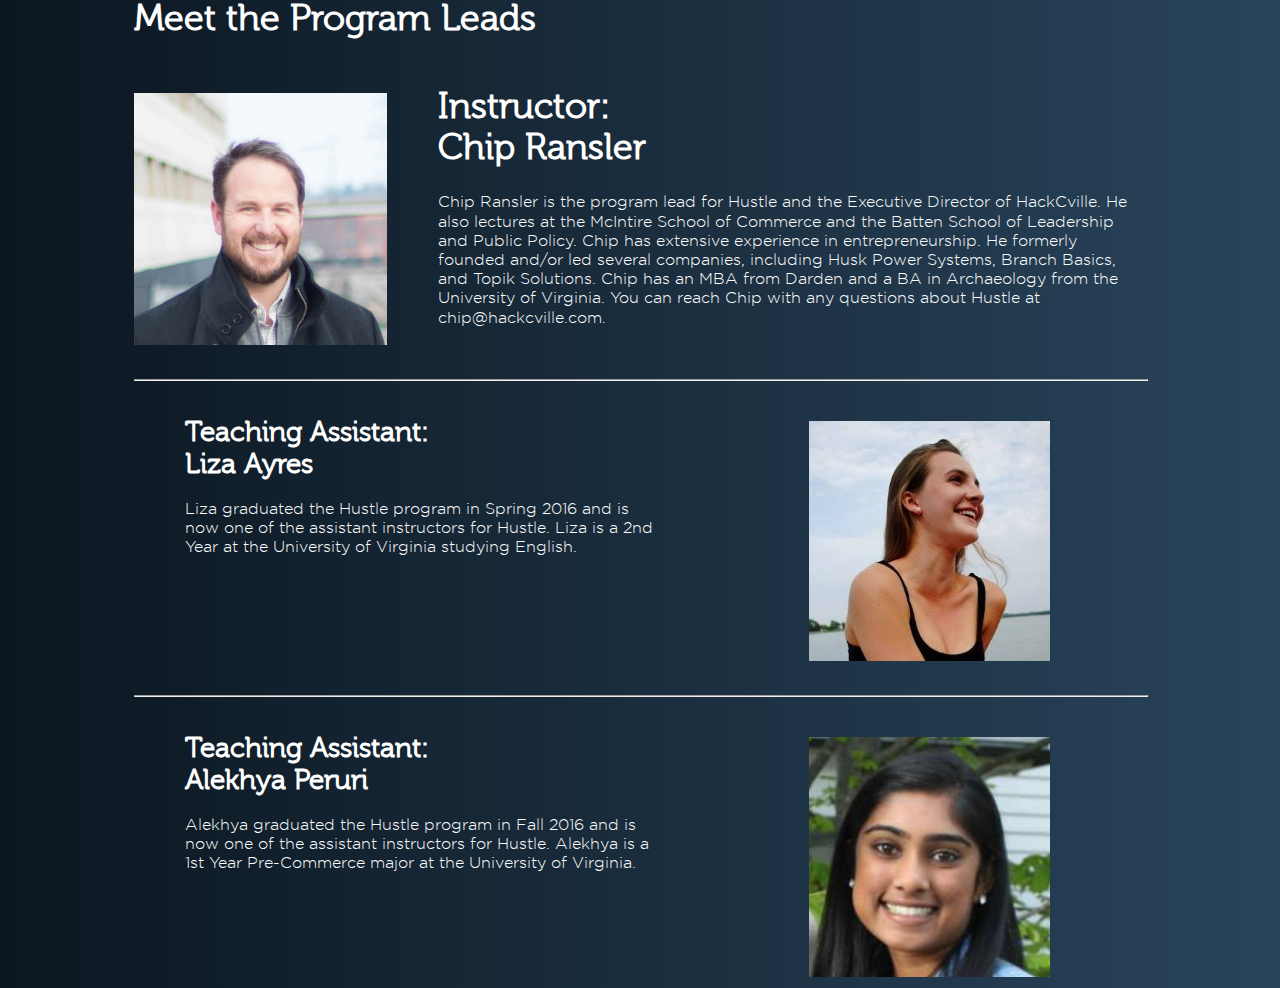
<file: program-leads.html>
<!DOCTYPE html>
<html>
<head>
	<meta charset="UTF-8" />
	<link rel='stylesheet' href='program-leads.css' type='text/css' />
	<title>Program Leads</title>
</head>
<body>
<div class="main-container">
	<div class="pagetitle">
		<h1>Meet the Program Leads</h1>
	</div>

	<div class="instructor-row">
		<div class="block">
			<img src="images/chip.jpeg" />
		</div><div class = "block">
			<div class="bio">
				<h1>Instructor: <br> Chip Ransler</h1>
				<p>Chip Ransler is the program lead for Hustle and the Executive Director of HackCville. He also lectures at the McIntire School of Commerce and the Batten School of Leadership and Public Policy. Chip has extensive experience in entrepreneurship. He formerly founded and/or led several companies, including Husk Power Systems, Branch Basics, and Topik Solutions. Chip has an MBA from Darden and a BA in Archaeology from the University of Virginia. You can reach Chip with any questions about Hustle at chip@hackcville.com.</p>
			</div>
		</div>
	</div>

	<div class="hr"><hr /></div>

	<div class="TA-row">
		<div class = "block TA-block">
			<h1>Teaching Assistant: <br> Liza Ayres</h1>
			<p>Liza graduated the Hustle program in Spring 2016 and is now one of the assistant instructors for Hustle. Liza is a 2nd Year at the University of Virginia studying English.</p>
		</div><div class="block TA-block">
			<img src="images/liza.jpg" />
		</div>
	</div>

	<div class="hr"><hr /></div>

	<div class="TA-row">
		<div class = "block TA-block">
			<h1>Teaching Assistant: <br> Alekhya Peruri</h1>
			<p>Alekhya graduated the Hustle program in Fall 2016 and is now one of the assistant instructors for Hustle. Alekhya is a 1st Year Pre-Commerce major at the University of Virginia.</p>
		</div><div class="block TA-block">
			<img src="images/alekhya.png" />
		</div>
	</div>
</file>
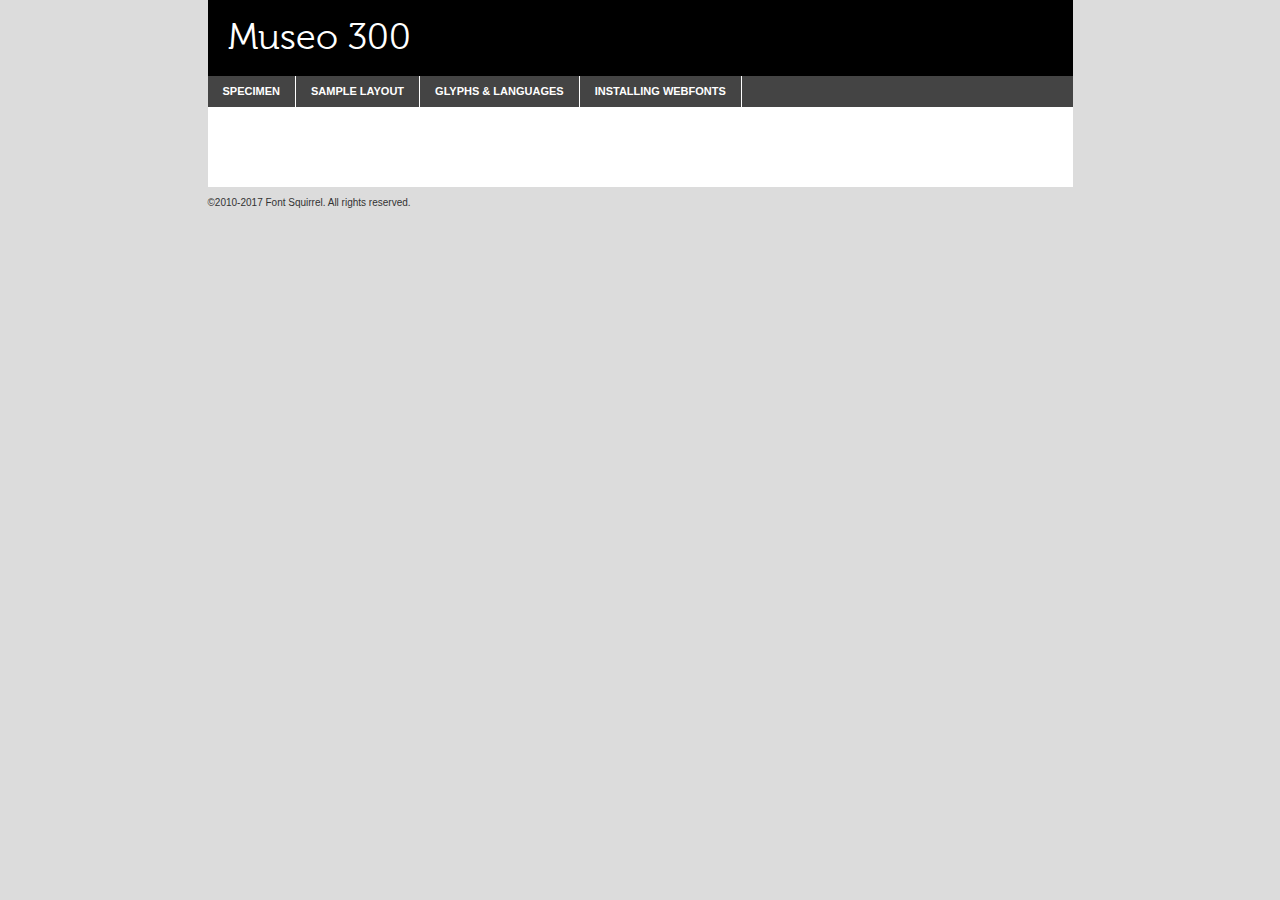
<file: fonts/exljbris_-_museo-300-demo.html>
<!DOCTYPE html PUBLIC "-//W3C//DTD XHTML 1.0 Transitional//EN"
	"http://www.w3.org/TR/xhtml1/DTD/xhtml1-transitional.dtd">

<html xmlns="http://www.w3.org/1999/xhtml" xml:lang="en" lang="en">
<head>
	<meta http-equiv="Content-Type" content="text/html; charset=utf-8" />
	<script src="http://ajax.googleapis.com/ajax/libs/jquery/1.7.2/jquery.min.js" type="text/javascript" charset="utf-8"></script>
	<script type="text/javascript">
	(function($){$.fn.easyTabs=function(option){var param=jQuery.extend({fadeSpeed:"fast",defaultContent:1,activeClass:'active'},option);$(this).each(function(){var thisId="#"+this.id;if(param.defaultContent==''){param.defaultContent=1;}
	if(typeof param.defaultContent=="number")
	{var defaultTab=$(thisId+" .tabs li:eq("+(param.defaultContent-1)+") a").attr('href').substr(1);}else{var defaultTab=param.defaultContent;}
	$(thisId+" .tabs li a").each(function(){var tabToHide=$(this).attr('href').substr(1);$("#"+tabToHide).addClass('easytabs-tab-content');});hideAll();changeContent(defaultTab);function hideAll(){$(thisId+" .easytabs-tab-content").hide();}
	function changeContent(tabId){hideAll();$(thisId+" .tabs li").removeClass(param.activeClass);$(thisId+" .tabs li a[href=#"+tabId+"]").closest('li').addClass(param.activeClass);if(param.fadeSpeed!="none")
	{$(thisId+" #"+tabId).fadeIn(param.fadeSpeed);}else{$(thisId+" #"+tabId).show();}}
	$(thisId+" .tabs li").click(function(){var tabId=$(this).find('a').attr('href').substr(1);changeContent(tabId);return false;});});}})(jQuery);
	</script>
	<link rel="stylesheet" href="specimen_files/specimen_stylesheet.css" type="text/css" charset="utf-8" />
	<link rel="stylesheet" href="stylesheet.css" type="text/css" charset="utf-8" />

	<style type="text/css">
					body{
				font-family: 'museo300';
							}
		</style>

	<title>Museo 300 Specimen</title>
	
	
	<script type="text/javascript" charset="utf-8">
		$(document).ready(function() {
			$('#container').easyTabs({defaultContent:1});
		});
	</script>
</head>

<body>
<div id="container">
	<div id="header">
		Museo 300	</div>
	<ul class="tabs">
		<li><a href="#specimen">Specimen</a></li>
		<li><a href="#layout">Sample Layout</a></li>
				<li><a href="#glyphs">Glyphs &amp; Languages</a></li>
		<li><a href="#installing">Installing Webfonts</a></li>
		
	</ul>
	
	<div id="main_content">

		
			<div id="specimen">
		
				<div class="section">
					<div class="grid12 firstcol">
						<div class="huge">AaBb</div>
					</div>
				</div>
		
				<div class="section">
					<div class="glyph_range">A&#x200B;B&#x200b;C&#x200b;D&#x200b;E&#x200b;F&#x200b;G&#x200b;H&#x200b;I&#x200b;J&#x200b;K&#x200b;L&#x200b;M&#x200b;N&#x200b;O&#x200b;P&#x200b;Q&#x200b;R&#x200b;S&#x200b;T&#x200b;U&#x200b;V&#x200b;W&#x200b;X&#x200b;Y&#x200b;Z&#x200b;a&#x200b;b&#x200b;c&#x200b;d&#x200b;e&#x200b;f&#x200b;g&#x200b;h&#x200b;i&#x200b;j&#x200b;k&#x200b;l&#x200b;m&#x200b;n&#x200b;o&#x200b;p&#x200b;q&#x200b;r&#x200b;s&#x200b;t&#x200b;u&#x200b;v&#x200b;w&#x200b;x&#x200b;y&#x200b;z&#x200b;1&#x200b;2&#x200b;3&#x200b;4&#x200b;5&#x200b;6&#x200b;7&#x200b;8&#x200b;9&#x200b;0&#x200b;&amp;&#x200b;.&#x200b;,&#x200b;?&#x200b;!&#x200b;&#64;&#x200b;(&#x200b;)&#x200b;#&#x200b;$&#x200b;%&#x200b;*&#x200b;+&#x200b;-&#x200b;=&#x200b;:&#x200b;;</div>
				</div>
				<div class="section">
					<div class="grid12 firstcol">
						<table class="sample_table">
							<tr><td>10</td><td class="size10">abcdefghijklmnopqrstuvwxyzABCDEFGHIJKLMNOPQRSTUVWXYZ0123456789abcdefghijklmnopqrstuvwxyzABCDEFGHIJKLMNOPQRSTUVWXYZ0123456789abcdefghijklmnopqrstuvwxyzABCDEFGHIJKLMNOPQRSTUVWXYZ</td></tr>
							<tr><td>11</td><td class="size11">abcdefghijklmnopqrstuvwxyzABCDEFGHIJKLMNOPQRSTUVWXYZ0123456789abcdefghijklmnopqrstuvwxyzABCDEFGHIJKLMNOPQRSTUVWXYZ0123456789abcdefghijklmnopqrstuvwxyzABCDEFGHIJKLMNOPQRSTUVWXYZ</td></tr>
							<tr><td>12</td><td class="size12">abcdefghijklmnopqrstuvwxyzABCDEFGHIJKLMNOPQRSTUVWXYZ0123456789abcdefghijklmnopqrstuvwxyzABCDEFGHIJKLMNOPQRSTUVWXYZ0123456789abcdefghijklmnopqrstuvwxyzABCDEFGHIJKLMNOPQRSTUVWXYZ</td></tr>
							<tr><td>13</td><td class="size13">abcdefghijklmnopqrstuvwxyzABCDEFGHIJKLMNOPQRSTUVWXYZ0123456789abcdefghijklmnopqrstuvwxyzABCDEFGHIJKLMNOPQRSTUVWXYZ0123456789abcdefghijklmnopqrstuvwxyzABCDEFGHIJKLMNOPQRSTUVWXYZ</td></tr>
							<tr><td>14</td><td class="size14">abcdefghijklmnopqrstuvwxyzABCDEFGHIJKLMNOPQRSTUVWXYZ0123456789abcdefghijklmnopqrstuvwxyzABCDEFGHIJKLMNOPQRSTUVWXYZ0123456789abcdefghijklmnopqrstuvwxyzABCDEFGHIJKLMNOPQRSTUVWXYZ</td></tr>
							<tr><td>16</td><td class="size16">abcdefghijklmnopqrstuvwxyzABCDEFGHIJKLMNOPQRSTUVWXYZ0123456789abcdefghijklmnopqrstuvwxyzABCDEFGHIJKLMNOPQRSTUVWXYZ</td></tr>
							<tr><td>18</td><td class="size18">abcdefghijklmnopqrstuvwxyzABCDEFGHIJKLMNOPQRSTUVWXYZ0123456789abcdefghijklmnopqrstuvwxyzABCDEFGHIJKLMNOPQRSTUVWXYZ</td></tr>
							<tr><td>20</td><td class="size20">abcdefghijklmnopqrstuvwxyzABCDEFGHIJKLMNOPQRSTUVWXYZ0123456789abcdefghijklmnopqrstuvwxyzABCDEFGHIJKLMNOPQRSTUVWXYZ</td></tr>
							<tr><td>24</td><td class="size24">abcdefghijklmnopqrstuvwxyzABCDEFGHIJKLMNOPQRSTUVWXYZ0123456789abcdefghijklmnopqrstuvwxyzABCDEFGHIJKLMNOPQRSTUVWXYZ</td></tr>
							<tr><td>30</td><td class="size30">abcdefghijklmnopqrstuvwxyzABCDEFGHIJKLMNOPQRSTUVWXYZ0123456789abcdefghijklmnopqrstuvwxyzABCDEFGHIJKLMNOPQRSTUVWXYZ</td></tr>
							<tr><td>36</td><td class="size36">abcdefghijklmnopqrstuvwxyzABCDEFGHIJKLMNOPQRSTUVWXYZ0123456789abcdefghijklmnopqrstuvwxyzABCDEFGHIJKLMNOPQRSTUVWXYZ</td></tr>
							<tr><td>48</td><td class="size48">abcdefghijklmnopqrstuvwxyzABCDEFGHIJKLMNOPQRSTUVWXYZ0123456789abcdefghijklmnopqrstuvwxyzABCDEFGHIJKLMNOPQRSTUVWXYZ</td></tr>
							<tr><td>60</td><td class="size60">abcdefghijklmnopqrstuvwxyzABCDEFGHIJKLMNOPQRSTUVWXYZ0123456789abcdefghijklmnopqrstuvwxyzABCDEFGHIJKLMNOPQRSTUVWXYZ</td></tr>
							<tr><td>72</td><td class="size72">abcdefghijklmnopqrstuvwxyzABCDEFGHIJKLMNOPQRSTUVWXYZ0123456789abcdefghijklmnopqrstuvwxyzABCDEFGHIJKLMNOPQRSTUVWXYZ</td></tr>
							<tr><td>90</td><td class="size90">abcdefghijklmnopqrstuvwxyzABCDEFGHIJKLMNOPQRSTUVWXYZ0123456789abcdefghijklmnopqrstuvwxyzABCDEFGHIJKLMNOPQRSTUVWXYZ</td></tr>
						</table>
				
					</div>
			
				</div>
		
		
		
								<div class="section" id="bodycomparison">


										<div id="xheight">
				<div class="fontbody">&#x25FC;&#x25FC;&#x25FC;&#x25FC;&#x25FC;&#x25FC;&#x25FC;&#x25FC;&#x25FC;&#x25FC;&#x25FC;&#x25FC;&#x25FC;&#x25FC;&#x25FC;&#x25FC;&#x25FC;&#x25FC;&#x25FC;&#x25FC;&#x25FC;&#x25FC;&#x25FC;&#x25FC;&#x25FC;&#x25FC;&#x25FC;&#x25FC;&#x25FC;&#x25FC;&#x25FC;&#x25FC;&#x25FC;&#x25FC;&#x25FC;&#x25FC;&#x25FC;&#x25FC;&#x25FC;&#x25FC;&#x25FC;&#x25FC;&#x25FC;&#x25FC;&#x25FC;&#x25FC;&#x25FC;&#x25FC;&#x25FC;&#x25FC;&#x25FC;&#x25FC;&#x25FC;&#x25FC;&#x25FC;&#x25FC;&#x25FC;&#x25FC;&#x25FC;&#x25FC;&#x25FC;&#x25FC;&#x25FC;&#x25FC;&#x25FC;&#x25FC;&#x25FC;&#x25FC;&#x25FC;&#x25FC;&#x25FC;&#x25FC;&#x25FC;&#x25FC;&#x25FC;&#x25FC;&#x25FC;&#x25FC;&#x25FC;&#x25FC;&#x25FC;&#x25FC;&#x25FC;&#x25FC;&#x25FC;&#x25FC;&#x25FC;&#x25FC;&#x25FC;&#x25FC;&#x25FC;&#x25FC;&#x25FC;&#x25FC;&#x25FC;&#x25FC;&#x25FC;&#x25FC;&#x25FC;body</div><div class="arialbody">body</div><div class="verdanabody">body</div><div class="georgiabody">body</div></div>
										<div class="fontbody" style="z-index:1">
											body<span>Museo 300</span>
										</div>
										<div class="arialbody" style="z-index:1">
											body<span>Arial</span>
										</div>
										<div class="verdanabody" style="z-index:1">
											body<span>Verdana</span>
										</div>
										<div class="georgiabody" style="z-index:1">
											body<span>Georgia</span>
										</div>



								</div>
		
		
				<div class="section psample psample_row1" id="">
					
					<div class="grid2 firstcol">
						<p class="size10"><span>10.</span>Aenean lacinia bibendum nulla sed consectetur. Fusce dapibus, tellus ac cursus commodo, tortor mauris condimentum nibh, ut fermentum massa justo sit amet risus. Nullam id dolor id nibh ultricies vehicula ut id elit. Cum sociis natoque penatibus et magnis dis parturient montes, nascetur ridiculus mus. Nulla vitae elit libero, a pharetra augue.</p>
			
					</div>
					<div class="grid3">
						<p class="size11"><span>11.</span>Aenean lacinia bibendum nulla sed consectetur. Fusce dapibus, tellus ac cursus commodo, tortor mauris condimentum nibh, ut fermentum massa justo sit amet risus. Nullam id dolor id nibh ultricies vehicula ut id elit. Cum sociis natoque penatibus et magnis dis parturient montes, nascetur ridiculus mus. Nulla vitae elit libero, a pharetra augue.</p>
			
					</div>
					<div class="grid3">
						<p class="size12"><span>12.</span>Aenean lacinia bibendum nulla sed consectetur. Fusce dapibus, tellus ac cursus commodo, tortor mauris condimentum nibh, ut fermentum massa justo sit amet risus. Nullam id dolor id nibh ultricies vehicula ut id elit. Cum sociis natoque penatibus et magnis dis parturient montes, nascetur ridiculus mus. Nulla vitae elit libero, a pharetra augue.</p>
			
					</div>
					<div class="grid4">
						<p class="size13"><span>13.</span>Aenean lacinia bibendum nulla sed consectetur. Fusce dapibus, tellus ac cursus commodo, tortor mauris condimentum nibh, ut fermentum massa justo sit amet risus. Nullam id dolor id nibh ultricies vehicula ut id elit. Cum sociis natoque penatibus et magnis dis parturient montes, nascetur ridiculus mus. Nulla vitae elit libero, a pharetra augue.</p>
			
					</div>
					<div class="white_blend"></div>
					
				</div>
				<div class="section psample psample_row2" id="">
					<div class="grid3 firstcol">
						<p class="size14"><span>14.</span>Aenean lacinia bibendum nulla sed consectetur. Fusce dapibus, tellus ac cursus commodo, tortor mauris condimentum nibh, ut fermentum massa justo sit amet risus. Nullam id dolor id nibh ultricies vehicula ut id elit. Cum sociis natoque penatibus et magnis dis parturient montes, nascetur ridiculus mus. Nulla vitae elit libero, a pharetra augue.</p>
			
					</div>
					<div class="grid4">
						<p class="size16"><span>16.</span>Aenean lacinia bibendum nulla sed consectetur. Fusce dapibus, tellus ac cursus commodo, tortor mauris condimentum nibh, ut fermentum massa justo sit amet risus. Nullam id dolor id nibh ultricies vehicula ut id elit. Cum sociis natoque penatibus et magnis dis parturient montes, nascetur ridiculus mus. Nulla vitae elit libero, a pharetra augue.</p>
			
					</div>
					<div class="grid5">
						<p class="size18"><span>18.</span>Aenean lacinia bibendum nulla sed consectetur. Fusce dapibus, tellus ac cursus commodo, tortor mauris condimentum nibh, ut fermentum massa justo sit amet risus. Nullam id dolor id nibh ultricies vehicula ut id elit. Cum sociis natoque penatibus et magnis dis parturient montes, nascetur ridiculus mus. Nulla vitae elit libero, a pharetra augue.</p>
			
					</div>

					<div class="white_blend"></div>

				</div>
				
				<div class="section psample psample_row3" id="">
					<div class="grid5 firstcol">
						<p class="size20"><span>20.</span>Aenean lacinia bibendum nulla sed consectetur. Fusce dapibus, tellus ac cursus commodo, tortor mauris condimentum nibh, ut fermentum massa justo sit amet risus. Nullam id dolor id nibh ultricies vehicula ut id elit. Cum sociis natoque penatibus et magnis dis parturient montes, nascetur ridiculus mus. Nulla vitae elit libero, a pharetra augue.</p>
					</div>
					<div class="grid7">
						<p class="size24"><span>24.</span>Aenean lacinia bibendum nulla sed consectetur. Fusce dapibus, tellus ac cursus commodo, tortor mauris condimentum nibh, ut fermentum massa justo sit amet risus. Nullam id dolor id nibh ultricies vehicula ut id elit. Cum sociis natoque penatibus et magnis dis parturient montes, nascetur ridiculus mus. Nulla vitae elit libero, a pharetra augue.</p>
					</div>
					
					<div class="white_blend"></div>
					
				</div>
				
				<div class="section psample psample_row4" id="">
					<div class="grid12 firstcol">
						<p class="size30"><span>30.</span>Aenean lacinia bibendum nulla sed consectetur. Fusce dapibus, tellus ac cursus commodo, tortor mauris condimentum nibh, ut fermentum massa justo sit amet risus. Nullam id dolor id nibh ultricies vehicula ut id elit. Cum sociis natoque penatibus et magnis dis parturient montes, nascetur ridiculus mus. Nulla vitae elit libero, a pharetra augue.</p>
					</div>
					<div class="white_blend"></div>
					
				</div>
				
				
				
				<div class="section psample psample_row1 fullreverse">
					<div class="grid2 firstcol">
						<p class="size10"><span>10.</span>Aenean lacinia bibendum nulla sed consectetur. Fusce dapibus, tellus ac cursus commodo, tortor mauris condimentum nibh, ut fermentum massa justo sit amet risus. Nullam id dolor id nibh ultricies vehicula ut id elit. Cum sociis natoque penatibus et magnis dis parturient montes, nascetur ridiculus mus. Nulla vitae elit libero, a pharetra augue.</p>
			
					</div>
					<div class="grid3">
						<p class="size11"><span>11.</span>Aenean lacinia bibendum nulla sed consectetur. Fusce dapibus, tellus ac cursus commodo, tortor mauris condimentum nibh, ut fermentum massa justo sit amet risus. Nullam id dolor id nibh ultricies vehicula ut id elit. Cum sociis natoque penatibus et magnis dis parturient montes, nascetur ridiculus mus. Nulla vitae elit libero, a pharetra augue.</p>
			
					</div>
					<div class="grid3">
						<p class="size12"><span>12.</span>Aenean lacinia bibendum nulla sed consectetur. Fusce dapibus, tellus ac cursus commodo, tortor mauris condimentum nibh, ut fermentum massa justo sit amet risus. Nullam id dolor id nibh ultricies vehicula ut id elit. Cum sociis natoque penatibus et magnis dis parturient montes, nascetur ridiculus mus. Nulla vitae elit libero, a pharetra augue.</p>
			
					</div>
					<div class="grid4">
						<p class="size13"><span>13.</span>Aenean lacinia bibendum nulla sed consectetur. Fusce dapibus, tellus ac cursus commodo, tortor mauris condimentum nibh, ut fermentum massa justo sit amet risus. Nullam id dolor id nibh ultricies vehicula ut id elit. Cum sociis natoque penatibus et magnis dis parturient montes, nascetur ridiculus mus. Nulla vitae elit libero, a pharetra augue.</p>
			
					</div>
					<div class="black_blend"></div>
					
				</div>
				
				<div class="section psample psample_row2 fullreverse">
					<div class="grid3 firstcol">
						<p class="size14"><span>14.</span>Aenean lacinia bibendum nulla sed consectetur. Fusce dapibus, tellus ac cursus commodo, tortor mauris condimentum nibh, ut fermentum massa justo sit amet risus. Nullam id dolor id nibh ultricies vehicula ut id elit. Cum sociis natoque penatibus et magnis dis parturient montes, nascetur ridiculus mus. Nulla vitae elit libero, a pharetra augue.</p>
			
					</div>
					<div class="grid4">
						<p class="size16"><span>16.</span>Aenean lacinia bibendum nulla sed consectetur. Fusce dapibus, tellus ac cursus commodo, tortor mauris condimentum nibh, ut fermentum massa justo sit amet risus. Nullam id dolor id nibh ultricies vehicula ut id elit. Cum sociis natoque penatibus et magnis dis parturient montes, nascetur ridiculus mus. Nulla vitae elit libero, a pharetra augue.</p>
			
					</div>
					<div class="grid5">
						<p class="size18"><span>18.</span>Aenean lacinia bibendum nulla sed consectetur. Fusce dapibus, tellus ac cursus commodo, tortor mauris condimentum nibh, ut fermentum massa justo sit amet risus. Nullam id dolor id nibh ultricies vehicula ut id elit. Cum sociis natoque penatibus et magnis dis parturient montes, nascetur ridiculus mus. Nulla vitae elit libero, a pharetra augue.</p>
			
					</div>
					<div class="black_blend"></div>

				</div>
				
				<div class="section psample fullreverse psample_row3" id="">
					<div class="grid5 firstcol">
						<p class="size20"><span>20.</span>Aenean lacinia bibendum nulla sed consectetur. Fusce dapibus, tellus ac cursus commodo, tortor mauris condimentum nibh, ut fermentum massa justo sit amet risus. Nullam id dolor id nibh ultricies vehicula ut id elit. Cum sociis natoque penatibus et magnis dis parturient montes, nascetur ridiculus mus. Nulla vitae elit libero, a pharetra augue.</p>
					</div>
					<div class="grid7">
						<p class="size24"><span>24.</span>Aenean lacinia bibendum nulla sed consectetur. Fusce dapibus, tellus ac cursus commodo, tortor mauris condimentum nibh, ut fermentum massa justo sit amet risus. Nullam id dolor id nibh ultricies vehicula ut id elit. Cum sociis natoque penatibus et magnis dis parturient montes, nascetur ridiculus mus. Nulla vitae elit libero, a pharetra augue.</p>
					</div>
					
					<div class="black_blend"></div>
					
				</div>
				
				<div class="section psample fullreverse psample_row4" id="" style="border-bottom: 20px #000 solid;">
					<div class="grid12 firstcol">
						<p class="size30"><span>30.</span>Aenean lacinia bibendum nulla sed consectetur. Fusce dapibus, tellus ac cursus commodo, tortor mauris condimentum nibh, ut fermentum massa justo sit amet risus. Nullam id dolor id nibh ultricies vehicula ut id elit. Cum sociis natoque penatibus et magnis dis parturient montes, nascetur ridiculus mus. Nulla vitae elit libero, a pharetra augue.</p>
					</div>
					<div class="black_blend"></div>
					
				</div>
				
				
				
				
			</div>
			
			<div id="layout">
				
				<div class="section">
					
					<div class="grid12 firstcol">
						<h1>Lorem Ipsum Dolor</h1>
						<h2>Etiam porta sem malesuada magna mollis euismod</h2>
						
						<p class="byline">By <a href="#link">Aenean Lacinia</a></p>
					</div>
				</div>
				<div class="section">
					<div class="grid8 firstcol">
						<p class="large">Donec sed odio dui. Morbi leo risus, porta ac consectetur ac, vestibulum at eros. Fusce dapibus, tellus ac cursus commodo, tortor mauris condimentum nibh, ut fermentum massa justo sit amet risus. </p>

						
						<h3>Pellentesque ornare sem</h3>

						<p>Maecenas sed diam eget risus varius blandit sit amet non magna. Maecenas faucibus mollis interdum. Donec ullamcorper nulla non metus auctor fringilla. Nullam id dolor id nibh ultricies vehicula ut id elit. Nullam id dolor id nibh ultricies vehicula ut id elit. </p>

						<p>Aenean eu leo quam. Pellentesque ornare sem lacinia quam venenatis vestibulum. Lorem ipsum dolor sit amet, consectetur adipiscing elit. Cum sociis natoque penatibus et magnis dis parturient montes, nascetur ridiculus mus. </p>

						<p>Nulla vitae elit libero, a pharetra augue. Praesent commodo cursus magna, vel scelerisque nisl consectetur et. Aenean lacinia bibendum nulla sed consectetur. </p>

						<p>Nullam quis risus eget urna mollis ornare vel eu leo. Nullam quis risus eget urna mollis ornare vel eu leo. Maecenas sed diam eget risus varius blandit sit amet non magna. Donec ullamcorper nulla non metus auctor fringilla. </p>

						<h3>Cras mattis consectetur</h3>

						<p>Aenean eu leo quam. Pellentesque ornare sem lacinia quam venenatis vestibulum. Aenean lacinia bibendum nulla sed consectetur. Integer posuere erat a ante venenatis dapibus posuere velit aliquet. Cras mattis consectetur purus sit amet fermentum. </p>

						<p>Nullam id dolor id nibh ultricies vehicula ut id elit. Nullam quis risus eget urna mollis ornare vel eu leo. Cras mattis consectetur purus sit amet fermentum.</p>
					</div>
					
					<div class="grid4 sidebar">
						
						<div class="box reverse">
							<p class="last">Nullam quis risus eget urna mollis ornare vel eu leo. Donec ullamcorper nulla non metus auctor fringilla. Cras mattis consectetur purus sit amet fermentum. Sed posuere consectetur est at lobortis. Lorem ipsum dolor sit amet, consectetur adipiscing elit. </p>
						</div>
						
						<p class="caption">Maecenas sed diam eget risus varius.</p>

						<p>Vestibulum id ligula porta felis euismod semper. Integer posuere erat a ante venenatis dapibus posuere velit aliquet. Vestibulum id ligula porta felis euismod semper. Sed posuere consectetur est at lobortis. Maecenas sed diam eget risus varius blandit sit amet non magna. Fusce dapibus, tellus ac cursus commodo, tortor mauris condimentum nibh, ut fermentum massa justo sit amet risus. </p>

					

						<p>Duis mollis, est non commodo luctus, nisi erat porttitor ligula, eget lacinia odio sem nec elit. Aenean lacinia bibendum nulla sed consectetur. Vivamus sagittis lacus vel augue laoreet rutrum faucibus dolor auctor. Aenean lacinia bibendum nulla sed consectetur. Nullam quis risus eget urna mollis ornare vel eu leo. </p>

						<p>Praesent commodo cursus magna, vel scelerisque nisl consectetur et. Donec ullamcorper nulla non metus auctor fringilla. Maecenas faucibus mollis interdum. Fusce dapibus, tellus ac cursus commodo, tortor mauris condimentum nibh, ut fermentum massa justo sit amet risus. </p>

					</div>
				</div>
				
			</div>


			



		<div id="glyphs">
			<div class="section">
				<div class="grid12 firstcol">
			
				<h1>Language Support</h1>
				<p>The subset of Museo 300 in this kit supports the following languages:<br />
			
					Albanian, Basque, Breton, Chamorro, Danish, Dutch, English, Faroese, Finnish, French, Frisian, Galician, German, Icelandic, Italian, Malagasy, Norwegian, Portuguese, Spanish, Alsatian, Aragonese, Arapaho, Arrernte, Asturian, Aymara, Bislama, Cebuano, Corsican, Fijian, French_creole, Genoese, Gilbertese, Greenlandic, Haitian_creole, Hiligaynon, Hmong, Hopi, Ibanag, Iloko_ilokano, Indonesian, Interglossa_glosa, Interlingua, Irish_gaelic, Jerriais, Lojban, Lombard, Luxembourgeois, Manx, Mohawk, Norfolk_pitcairnese, Occitan, Oromo, Pangasinan, Papiamento, Piedmontese, Potawatomi, Rhaeto-romance, Romansh, Rotokas, Sami_lule, Samoan, Sardinian, Scots_gaelic, Seychelles_creole, Shona, Sicilian, Somali, Southern_ndebele, Swahili, Swati_swazi, Tagalog_filipino_pilipino, Tetum, Tok_pisin, Uyghur_latinized, Volapuk, Walloon, Warlpiri, Xhosa, Yapese, Zulu, Latinbasic, Ubasic, Demo				</p>
				<h1>Glyph Chart</h1>
				<p>The subset of Museo 300 in this kit includes all the glyphs listed below. Unicode entities are included above each glyph to help you insert individual characters into your layout.</p>
				<div id="glyph_chart">
			
																				 <div><p>&amp;#32;</p>&#32;</div>
																				 <div><p>&amp;#33;</p>&#33;</div>
																				 <div><p>&amp;#34;</p>&#34;</div>
																				 <div><p>&amp;#35;</p>&#35;</div>
																				 <div><p>&amp;#36;</p>&#36;</div>
																				 <div><p>&amp;#37;</p>&#37;</div>
																				 <div><p>&amp;#38;</p>&#38;</div>
																				 <div><p>&amp;#39;</p>&#39;</div>
																				 <div><p>&amp;#40;</p>&#40;</div>
																				 <div><p>&amp;#41;</p>&#41;</div>
																				 <div><p>&amp;#42;</p>&#42;</div>
																				 <div><p>&amp;#43;</p>&#43;</div>
																				 <div><p>&amp;#44;</p>&#44;</div>
																				 <div><p>&amp;#45;</p>&#45;</div>
																				 <div><p>&amp;#46;</p>&#46;</div>
																				 <div><p>&amp;#47;</p>&#47;</div>
																				 <div><p>&amp;#48;</p>&#48;</div>
																				 <div><p>&amp;#49;</p>&#49;</div>
																				 <div><p>&amp;#50;</p>&#50;</div>
																				 <div><p>&amp;#51;</p>&#51;</div>
																				 <div><p>&amp;#52;</p>&#52;</div>
																				 <div><p>&amp;#53;</p>&#53;</div>
																				 <div><p>&amp;#54;</p>&#54;</div>
																				 <div><p>&amp;#55;</p>&#55;</div>
																				 <div><p>&amp;#56;</p>&#56;</div>
																				 <div><p>&amp;#57;</p>&#57;</div>
																				 <div><p>&amp;#58;</p>&#58;</div>
																				 <div><p>&amp;#59;</p>&#59;</div>
																				 <div><p>&amp;#60;</p>&#60;</div>
																				 <div><p>&amp;#61;</p>&#61;</div>
																				 <div><p>&amp;#62;</p>&#62;</div>
																				 <div><p>&amp;#63;</p>&#63;</div>
																				 <div><p>&amp;#64;</p>&#64;</div>
																				 <div><p>&amp;#65;</p>&#65;</div>
																				 <div><p>&amp;#66;</p>&#66;</div>
																				 <div><p>&amp;#67;</p>&#67;</div>
																				 <div><p>&amp;#68;</p>&#68;</div>
																				 <div><p>&amp;#69;</p>&#69;</div>
																				 <div><p>&amp;#70;</p>&#70;</div>
																				 <div><p>&amp;#71;</p>&#71;</div>
																				 <div><p>&amp;#72;</p>&#72;</div>
																				 <div><p>&amp;#73;</p>&#73;</div>
																				 <div><p>&amp;#74;</p>&#74;</div>
																				 <div><p>&amp;#75;</p>&#75;</div>
																				 <div><p>&amp;#76;</p>&#76;</div>
																				 <div><p>&amp;#77;</p>&#77;</div>
																				 <div><p>&amp;#78;</p>&#78;</div>
																				 <div><p>&amp;#79;</p>&#79;</div>
																				 <div><p>&amp;#80;</p>&#80;</div>
																				 <div><p>&amp;#81;</p>&#81;</div>
																				 <div><p>&amp;#82;</p>&#82;</div>
																				 <div><p>&amp;#83;</p>&#83;</div>
																				 <div><p>&amp;#84;</p>&#84;</div>
																				 <div><p>&amp;#85;</p>&#85;</div>
																				 <div><p>&amp;#86;</p>&#86;</div>
																				 <div><p>&amp;#87;</p>&#87;</div>
																				 <div><p>&amp;#88;</p>&#88;</div>
																				 <div><p>&amp;#89;</p>&#89;</div>
																				 <div><p>&amp;#90;</p>&#90;</div>
																				 <div><p>&amp;#91;</p>&#91;</div>
																				 <div><p>&amp;#92;</p>&#92;</div>
																				 <div><p>&amp;#93;</p>&#93;</div>
																				 <div><p>&amp;#94;</p>&#94;</div>
																				 <div><p>&amp;#95;</p>&#95;</div>
																				 <div><p>&amp;#96;</p>&#96;</div>
																				 <div><p>&amp;#97;</p>&#97;</div>
																				 <div><p>&amp;#98;</p>&#98;</div>
																				 <div><p>&amp;#99;</p>&#99;</div>
																				 <div><p>&amp;#100;</p>&#100;</div>
																				 <div><p>&amp;#101;</p>&#101;</div>
																				 <div><p>&amp;#102;</p>&#102;</div>
																				 <div><p>&amp;#103;</p>&#103;</div>
																				 <div><p>&amp;#104;</p>&#104;</div>
																				 <div><p>&amp;#105;</p>&#105;</div>
																				 <div><p>&amp;#106;</p>&#106;</div>
																				 <div><p>&amp;#107;</p>&#107;</div>
																				 <div><p>&amp;#108;</p>&#108;</div>
																				 <div><p>&amp;#109;</p>&#109;</div>
																				 <div><p>&amp;#110;</p>&#110;</div>
																				 <div><p>&amp;#111;</p>&#111;</div>
																				 <div><p>&amp;#112;</p>&#112;</div>
																				 <div><p>&amp;#113;</p>&#113;</div>
																				 <div><p>&amp;#114;</p>&#114;</div>
																				 <div><p>&amp;#115;</p>&#115;</div>
																				 <div><p>&amp;#116;</p>&#116;</div>
																				 <div><p>&amp;#117;</p>&#117;</div>
																				 <div><p>&amp;#118;</p>&#118;</div>
																				 <div><p>&amp;#119;</p>&#119;</div>
																				 <div><p>&amp;#120;</p>&#120;</div>
																				 <div><p>&amp;#121;</p>&#121;</div>
																				 <div><p>&amp;#122;</p>&#122;</div>
																				 <div><p>&amp;#123;</p>&#123;</div>
																				 <div><p>&amp;#124;</p>&#124;</div>
																				 <div><p>&amp;#125;</p>&#125;</div>
																				 <div><p>&amp;#126;</p>&#126;</div>
																				 <div><p>&amp;#160;</p>&#160;</div>
																				 <div><p>&amp;#161;</p>&#161;</div>
																				 <div><p>&amp;#162;</p>&#162;</div>
																				 <div><p>&amp;#163;</p>&#163;</div>
																				 <div><p>&amp;#165;</p>&#165;</div>
																				 <div><p>&amp;#167;</p>&#167;</div>
																				 <div><p>&amp;#168;</p>&#168;</div>
																				 <div><p>&amp;#169;</p>&#169;</div>
																				 <div><p>&amp;#170;</p>&#170;</div>
																				 <div><p>&amp;#171;</p>&#171;</div>
																				 <div><p>&amp;#172;</p>&#172;</div>
																				 <div><p>&amp;#173;</p>&#173;</div>
																				 <div><p>&amp;#174;</p>&#174;</div>
																				 <div><p>&amp;#175;</p>&#175;</div>
																				 <div><p>&amp;#176;</p>&#176;</div>
																				 <div><p>&amp;#177;</p>&#177;</div>
																				 <div><p>&amp;#178;</p>&#178;</div>
																				 <div><p>&amp;#179;</p>&#179;</div>
																				 <div><p>&amp;#180;</p>&#180;</div>
																				 <div><p>&amp;#181;</p>&#181;</div>
																				 <div><p>&amp;#182;</p>&#182;</div>
																				 <div><p>&amp;#183;</p>&#183;</div>
																				 <div><p>&amp;#184;</p>&#184;</div>
																				 <div><p>&amp;#185;</p>&#185;</div>
																				 <div><p>&amp;#186;</p>&#186;</div>
																				 <div><p>&amp;#187;</p>&#187;</div>
																				 <div><p>&amp;#188;</p>&#188;</div>
																				 <div><p>&amp;#189;</p>&#189;</div>
																				 <div><p>&amp;#190;</p>&#190;</div>
																				 <div><p>&amp;#191;</p>&#191;</div>
																				 <div><p>&amp;#192;</p>&#192;</div>
																				 <div><p>&amp;#193;</p>&#193;</div>
																				 <div><p>&amp;#194;</p>&#194;</div>
																				 <div><p>&amp;#195;</p>&#195;</div>
																				 <div><p>&amp;#196;</p>&#196;</div>
																				 <div><p>&amp;#197;</p>&#197;</div>
																				 <div><p>&amp;#198;</p>&#198;</div>
																				 <div><p>&amp;#199;</p>&#199;</div>
																				 <div><p>&amp;#200;</p>&#200;</div>
																				 <div><p>&amp;#201;</p>&#201;</div>
																				 <div><p>&amp;#202;</p>&#202;</div>
																				 <div><p>&amp;#203;</p>&#203;</div>
																				 <div><p>&amp;#204;</p>&#204;</div>
																				 <div><p>&amp;#205;</p>&#205;</div>
																				 <div><p>&amp;#206;</p>&#206;</div>
																				 <div><p>&amp;#207;</p>&#207;</div>
																				 <div><p>&amp;#208;</p>&#208;</div>
																				 <div><p>&amp;#209;</p>&#209;</div>
																				 <div><p>&amp;#210;</p>&#210;</div>
																				 <div><p>&amp;#211;</p>&#211;</div>
																				 <div><p>&amp;#212;</p>&#212;</div>
																				 <div><p>&amp;#213;</p>&#213;</div>
																				 <div><p>&amp;#214;</p>&#214;</div>
																				 <div><p>&amp;#215;</p>&#215;</div>
																				 <div><p>&amp;#216;</p>&#216;</div>
																				 <div><p>&amp;#217;</p>&#217;</div>
																				 <div><p>&amp;#218;</p>&#218;</div>
																				 <div><p>&amp;#219;</p>&#219;</div>
																				 <div><p>&amp;#220;</p>&#220;</div>
																				 <div><p>&amp;#221;</p>&#221;</div>
																				 <div><p>&amp;#222;</p>&#222;</div>
																				 <div><p>&amp;#223;</p>&#223;</div>
																				 <div><p>&amp;#224;</p>&#224;</div>
																				 <div><p>&amp;#225;</p>&#225;</div>
																				 <div><p>&amp;#226;</p>&#226;</div>
																				 <div><p>&amp;#227;</p>&#227;</div>
																				 <div><p>&amp;#228;</p>&#228;</div>
																				 <div><p>&amp;#229;</p>&#229;</div>
																				 <div><p>&amp;#230;</p>&#230;</div>
																				 <div><p>&amp;#231;</p>&#231;</div>
																				 <div><p>&amp;#232;</p>&#232;</div>
																				 <div><p>&amp;#233;</p>&#233;</div>
																				 <div><p>&amp;#234;</p>&#234;</div>
																				 <div><p>&amp;#235;</p>&#235;</div>
																				 <div><p>&amp;#236;</p>&#236;</div>
																				 <div><p>&amp;#237;</p>&#237;</div>
																				 <div><p>&amp;#238;</p>&#238;</div>
																				 <div><p>&amp;#239;</p>&#239;</div>
																				 <div><p>&amp;#240;</p>&#240;</div>
																				 <div><p>&amp;#241;</p>&#241;</div>
																				 <div><p>&amp;#242;</p>&#242;</div>
																				 <div><p>&amp;#243;</p>&#243;</div>
																				 <div><p>&amp;#244;</p>&#244;</div>
																				 <div><p>&amp;#245;</p>&#245;</div>
																				 <div><p>&amp;#246;</p>&#246;</div>
																				 <div><p>&amp;#247;</p>&#247;</div>
																				 <div><p>&amp;#248;</p>&#248;</div>
																				 <div><p>&amp;#249;</p>&#249;</div>
																				 <div><p>&amp;#250;</p>&#250;</div>
																				 <div><p>&amp;#251;</p>&#251;</div>
																				 <div><p>&amp;#252;</p>&#252;</div>
																				 <div><p>&amp;#253;</p>&#253;</div>
																				 <div><p>&amp;#254;</p>&#254;</div>
																				 <div><p>&amp;#255;</p>&#255;</div>
																				 <div><p>&amp;#338;</p>&#338;</div>
																				 <div><p>&amp;#339;</p>&#339;</div>
																				 <div><p>&amp;#376;</p>&#376;</div>
																				 <div><p>&amp;#710;</p>&#710;</div>
																				 <div><p>&amp;#732;</p>&#732;</div>
																				 <div><p>&amp;#8192;</p>&#8192;</div>
																				 <div><p>&amp;#8193;</p>&#8193;</div>
																				 <div><p>&amp;#8194;</p>&#8194;</div>
																				 <div><p>&amp;#8195;</p>&#8195;</div>
																				 <div><p>&amp;#8196;</p>&#8196;</div>
																				 <div><p>&amp;#8197;</p>&#8197;</div>
																				 <div><p>&amp;#8198;</p>&#8198;</div>
																				 <div><p>&amp;#8199;</p>&#8199;</div>
																				 <div><p>&amp;#8200;</p>&#8200;</div>
																				 <div><p>&amp;#8201;</p>&#8201;</div>
																				 <div><p>&amp;#8202;</p>&#8202;</div>
																				 <div><p>&amp;#8208;</p>&#8208;</div>
																				 <div><p>&amp;#8209;</p>&#8209;</div>
																				 <div><p>&amp;#8210;</p>&#8210;</div>
																				 <div><p>&amp;#8211;</p>&#8211;</div>
																				 <div><p>&amp;#8212;</p>&#8212;</div>
																				 <div><p>&amp;#8216;</p>&#8216;</div>
																				 <div><p>&amp;#8217;</p>&#8217;</div>
																				 <div><p>&amp;#8218;</p>&#8218;</div>
																				 <div><p>&amp;#8220;</p>&#8220;</div>
																				 <div><p>&amp;#8221;</p>&#8221;</div>
																				 <div><p>&amp;#8222;</p>&#8222;</div>
																				 <div><p>&amp;#8226;</p>&#8226;</div>
																				 <div><p>&amp;#8230;</p>&#8230;</div>
																				 <div><p>&amp;#8239;</p>&#8239;</div>
																				 <div><p>&amp;#8249;</p>&#8249;</div>
																				 <div><p>&amp;#8250;</p>&#8250;</div>
																				 <div><p>&amp;#8287;</p>&#8287;</div>
																				 <div><p>&amp;#8364;</p>&#8364;</div>
																				 <div><p>&amp;#8482;</p>&#8482;</div>
																				 <div><p>&amp;#9724;</p>&#9724;</div>
																				 <div><p>&amp;#64257;</p>&#64257;</div>
																				 <div><p>&amp;#64258;</p>&#64258;</div>
																				 <div><p>&amp;#64259;</p>&#64259;</div>
																				 <div><p>&amp;#64260;</p>&#64260;</div>
																																																</div>	
				</div>
		
		
			</div>
		</div>
		
		
		<div id="specs">
			
		</div>
	
		<div id="installing">
			<div class="section">
				<div class="grid7 firstcol">
					<h1>Installing Webfonts</h1>
					
					<p>Webfonts are supported by all major browser platforms but not all in the same way. There are currently four different font formats that must be included in order to target all browsers. This includes TTF, WOFF, EOT and SVG.</p>
					
					<h2>1. Upload your webfonts</h2>
					<p>You must upload your webfont kit to your website. They should be in or near the same directory as your CSS files.</p>
					
					<h2>2. Include the webfont stylesheet</h2>
					<p>A special CSS @font-face declaration helps the various browsers select the appropriate font it needs without causing you a bunch of headaches. Learn more about this syntax by reading the <a href="https://www.fontspring.com/blog/further-hardening-of-the-bulletproof-syntax">Fontspring blog post</a> about it. The code for it is as follows:</p>


<code>
@font-face{ 
	font-family: 'MyWebFont';
	src: url('WebFont.eot');
	src: url('WebFont.eot?#iefix') format('embedded-opentype'),
	     url('WebFont.woff') format('woff'),
	     url('WebFont.ttf') format('truetype'),
	     url('WebFont.svg#webfont') format('svg');
}
</code>

	<p>We've already gone ahead and generated the code for you. All you have to do is link to the stylesheet in your HTML, like this:</p>
	<code>&lt;link rel=&quot;stylesheet&quot; href=&quot;stylesheet.css&quot; type=&quot;text/css&quot; charset=&quot;utf-8&quot; /&gt;</code>

					<h2>3. Modify your own stylesheet</h2>
					<p>To take advantage of your new fonts, you must tell your stylesheet to use them. Look at the original @font-face declaration above and find the property called "font-family." The name linked there will be what you use to reference the font. Prepend that webfont name to the font stack in the "font-family" property, inside the selector you want to change. For example:</p>
<code>p { font-family: 'WebFont', Arial, sans-serif; }</code>

<h2>4. Test</h2>
<p>Getting webfonts to work cross-browser <em>can</em> be tricky. Use the information in the sidebar to help you if you find that fonts aren't loading in a particular browser.</p>
				</div>
				
				<div class="grid5 sidebar">
					<div class="box">
						<h2>Troubleshooting<br />Font-Face Problems</h2>
						<p>Having trouble getting your webfonts to load in your new website? Here are some tips to sort out what might be the problem.</p>

						<h3>Fonts not showing in any browser</h3>

						<p>This sounds like you need to work on the plumbing. You either did not upload the fonts to the correct directory, or you did not link the fonts properly in the CSS. If you've confirmed that all this is correct and you still have a problem, take a look at your .htaccess file and see if requests are getting intercepted.</p>

						<h3>Fonts not loading in iPhone or iPad</h3>

						<p>The most common problem here is that you are serving the fonts from an IIS server. IIS refuses to serve files that have unknown MIME types. If that is the case, you must set the MIME type for SVG to "image/svg+xml" in the server settings. Follow these instructions from Microsoft if you need help.</p>

						<h3>Fonts not loading in Firefox</h3>

						<p>The primary reason for this failure? You are still using a version Firefox older than 3.5. So upgrade already! If that isn't it, then you are very likely serving fonts from a different domain. Firefox requires that all font assets be served from the same domain. Lastly it is possible that you need to add WOFF to your list of MIME types (if you are serving via IIS.)</p>

						<h3>Fonts not loading in IE</h3>

						<p>Are you looking at Internet Explorer on an actual Windows machine or are you cheating by using a service like Adobe BrowserLab? Many of these screenshot services do not render @font-face for IE. Best to test it on a real machine.</p>

						<h3>Fonts not loading in IE9</h3>

						<p>IE9, like Firefox, requires that fonts be served from the same domain as the website. Make sure that is the case.</p>
					</div>
				</div>
			</div>
			
		</div>
	
	</div>
	<div id="footer">
		<p>&copy;2010-2017 Font Squirrel. All rights reserved.</p>
	</div>
</div>
</body>
</html>
</file>
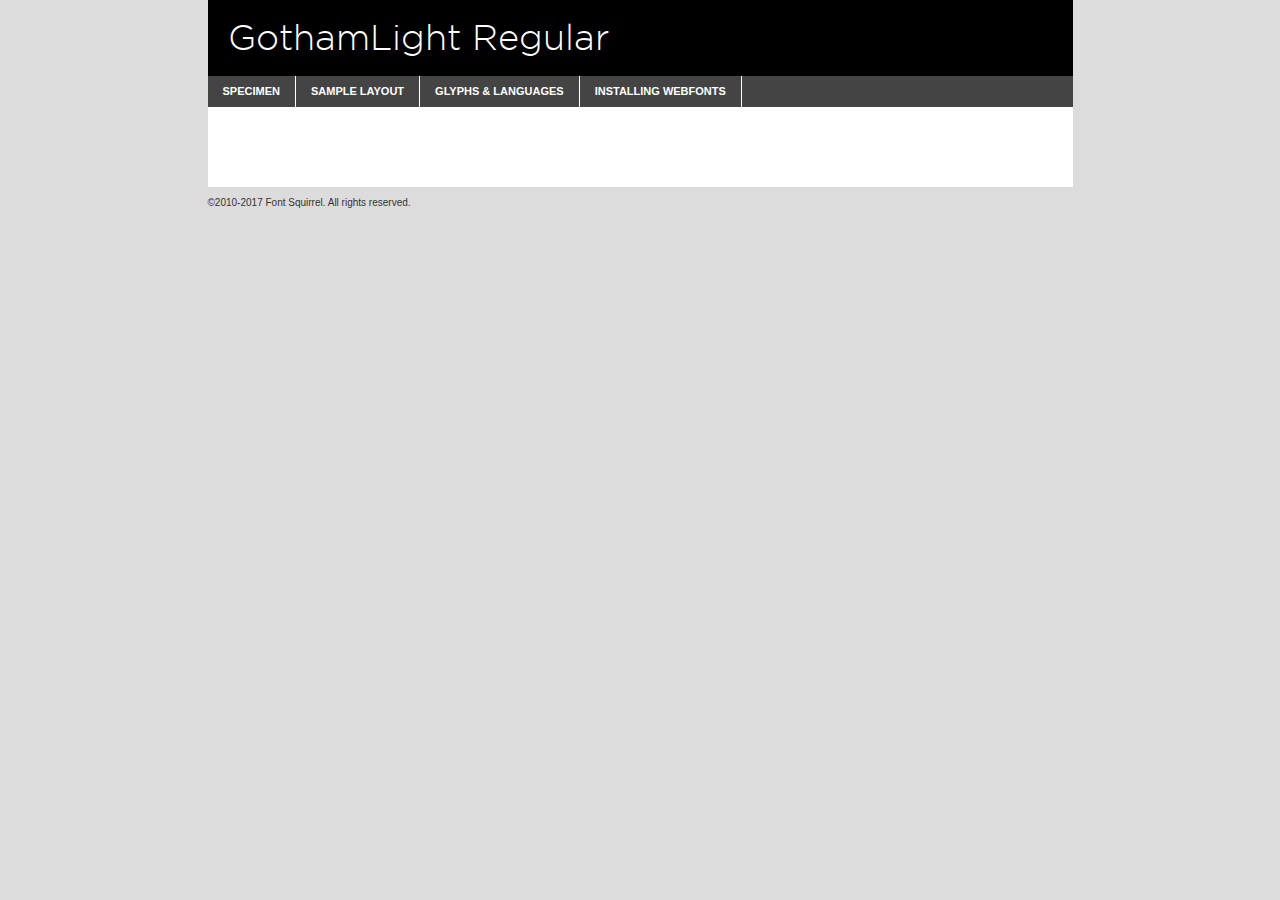
<file: fonts/gothamlight-demo.html>
<!DOCTYPE html PUBLIC "-//W3C//DTD XHTML 1.0 Transitional//EN"
	"http://www.w3.org/TR/xhtml1/DTD/xhtml1-transitional.dtd">

<html xmlns="http://www.w3.org/1999/xhtml" xml:lang="en" lang="en">
<head>
	<meta http-equiv="Content-Type" content="text/html; charset=utf-8" />
	<script src="http://ajax.googleapis.com/ajax/libs/jquery/1.7.2/jquery.min.js" type="text/javascript" charset="utf-8"></script>
	<script type="text/javascript">
	(function($){$.fn.easyTabs=function(option){var param=jQuery.extend({fadeSpeed:"fast",defaultContent:1,activeClass:'active'},option);$(this).each(function(){var thisId="#"+this.id;if(param.defaultContent==''){param.defaultContent=1;}
	if(typeof param.defaultContent=="number")
	{var defaultTab=$(thisId+" .tabs li:eq("+(param.defaultContent-1)+") a").attr('href').substr(1);}else{var defaultTab=param.defaultContent;}
	$(thisId+" .tabs li a").each(function(){var tabToHide=$(this).attr('href').substr(1);$("#"+tabToHide).addClass('easytabs-tab-content');});hideAll();changeContent(defaultTab);function hideAll(){$(thisId+" .easytabs-tab-content").hide();}
	function changeContent(tabId){hideAll();$(thisId+" .tabs li").removeClass(param.activeClass);$(thisId+" .tabs li a[href=#"+tabId+"]").closest('li').addClass(param.activeClass);if(param.fadeSpeed!="none")
	{$(thisId+" #"+tabId).fadeIn(param.fadeSpeed);}else{$(thisId+" #"+tabId).show();}}
	$(thisId+" .tabs li").click(function(){var tabId=$(this).find('a').attr('href').substr(1);changeContent(tabId);return false;});});}})(jQuery);
	</script>
	<link rel="stylesheet" href="specimen_files/specimen_stylesheet.css" type="text/css" charset="utf-8" />
	<link rel="stylesheet" href="stylesheet.css" type="text/css" charset="utf-8" />

	<style type="text/css">
					body{
				font-family: 'gothamlightregular';
							}
		</style>

	<title>GothamLight Regular Specimen</title>
	
	
	<script type="text/javascript" charset="utf-8">
		$(document).ready(function() {
			$('#container').easyTabs({defaultContent:1});
		});
	</script>
</head>

<body>
<div id="container">
	<div id="header">
		GothamLight Regular	</div>
	<ul class="tabs">
		<li><a href="#specimen">Specimen</a></li>
		<li><a href="#layout">Sample Layout</a></li>
				<li><a href="#glyphs">Glyphs &amp; Languages</a></li>
		<li><a href="#installing">Installing Webfonts</a></li>
		
	</ul>
	
	<div id="main_content">

		
			<div id="specimen">
		
				<div class="section">
					<div class="grid12 firstcol">
						<div class="huge">AaBb</div>
					</div>
				</div>
		
				<div class="section">
					<div class="glyph_range">A&#x200B;B&#x200b;C&#x200b;D&#x200b;E&#x200b;F&#x200b;G&#x200b;H&#x200b;I&#x200b;J&#x200b;K&#x200b;L&#x200b;M&#x200b;N&#x200b;O&#x200b;P&#x200b;Q&#x200b;R&#x200b;S&#x200b;T&#x200b;U&#x200b;V&#x200b;W&#x200b;X&#x200b;Y&#x200b;Z&#x200b;a&#x200b;b&#x200b;c&#x200b;d&#x200b;e&#x200b;f&#x200b;g&#x200b;h&#x200b;i&#x200b;j&#x200b;k&#x200b;l&#x200b;m&#x200b;n&#x200b;o&#x200b;p&#x200b;q&#x200b;r&#x200b;s&#x200b;t&#x200b;u&#x200b;v&#x200b;w&#x200b;x&#x200b;y&#x200b;z&#x200b;1&#x200b;2&#x200b;3&#x200b;4&#x200b;5&#x200b;6&#x200b;7&#x200b;8&#x200b;9&#x200b;0&#x200b;&amp;&#x200b;.&#x200b;,&#x200b;?&#x200b;!&#x200b;&#64;&#x200b;(&#x200b;)&#x200b;#&#x200b;$&#x200b;%&#x200b;*&#x200b;+&#x200b;-&#x200b;=&#x200b;:&#x200b;;</div>
				</div>
				<div class="section">
					<div class="grid12 firstcol">
						<table class="sample_table">
							<tr><td>10</td><td class="size10">abcdefghijklmnopqrstuvwxyzABCDEFGHIJKLMNOPQRSTUVWXYZ0123456789abcdefghijklmnopqrstuvwxyzABCDEFGHIJKLMNOPQRSTUVWXYZ0123456789abcdefghijklmnopqrstuvwxyzABCDEFGHIJKLMNOPQRSTUVWXYZ</td></tr>
							<tr><td>11</td><td class="size11">abcdefghijklmnopqrstuvwxyzABCDEFGHIJKLMNOPQRSTUVWXYZ0123456789abcdefghijklmnopqrstuvwxyzABCDEFGHIJKLMNOPQRSTUVWXYZ0123456789abcdefghijklmnopqrstuvwxyzABCDEFGHIJKLMNOPQRSTUVWXYZ</td></tr>
							<tr><td>12</td><td class="size12">abcdefghijklmnopqrstuvwxyzABCDEFGHIJKLMNOPQRSTUVWXYZ0123456789abcdefghijklmnopqrstuvwxyzABCDEFGHIJKLMNOPQRSTUVWXYZ0123456789abcdefghijklmnopqrstuvwxyzABCDEFGHIJKLMNOPQRSTUVWXYZ</td></tr>
							<tr><td>13</td><td class="size13">abcdefghijklmnopqrstuvwxyzABCDEFGHIJKLMNOPQRSTUVWXYZ0123456789abcdefghijklmnopqrstuvwxyzABCDEFGHIJKLMNOPQRSTUVWXYZ0123456789abcdefghijklmnopqrstuvwxyzABCDEFGHIJKLMNOPQRSTUVWXYZ</td></tr>
							<tr><td>14</td><td class="size14">abcdefghijklmnopqrstuvwxyzABCDEFGHIJKLMNOPQRSTUVWXYZ0123456789abcdefghijklmnopqrstuvwxyzABCDEFGHIJKLMNOPQRSTUVWXYZ0123456789abcdefghijklmnopqrstuvwxyzABCDEFGHIJKLMNOPQRSTUVWXYZ</td></tr>
							<tr><td>16</td><td class="size16">abcdefghijklmnopqrstuvwxyzABCDEFGHIJKLMNOPQRSTUVWXYZ0123456789abcdefghijklmnopqrstuvwxyzABCDEFGHIJKLMNOPQRSTUVWXYZ</td></tr>
							<tr><td>18</td><td class="size18">abcdefghijklmnopqrstuvwxyzABCDEFGHIJKLMNOPQRSTUVWXYZ0123456789abcdefghijklmnopqrstuvwxyzABCDEFGHIJKLMNOPQRSTUVWXYZ</td></tr>
							<tr><td>20</td><td class="size20">abcdefghijklmnopqrstuvwxyzABCDEFGHIJKLMNOPQRSTUVWXYZ0123456789abcdefghijklmnopqrstuvwxyzABCDEFGHIJKLMNOPQRSTUVWXYZ</td></tr>
							<tr><td>24</td><td class="size24">abcdefghijklmnopqrstuvwxyzABCDEFGHIJKLMNOPQRSTUVWXYZ0123456789abcdefghijklmnopqrstuvwxyzABCDEFGHIJKLMNOPQRSTUVWXYZ</td></tr>
							<tr><td>30</td><td class="size30">abcdefghijklmnopqrstuvwxyzABCDEFGHIJKLMNOPQRSTUVWXYZ0123456789abcdefghijklmnopqrstuvwxyzABCDEFGHIJKLMNOPQRSTUVWXYZ</td></tr>
							<tr><td>36</td><td class="size36">abcdefghijklmnopqrstuvwxyzABCDEFGHIJKLMNOPQRSTUVWXYZ0123456789abcdefghijklmnopqrstuvwxyzABCDEFGHIJKLMNOPQRSTUVWXYZ</td></tr>
							<tr><td>48</td><td class="size48">abcdefghijklmnopqrstuvwxyzABCDEFGHIJKLMNOPQRSTUVWXYZ0123456789abcdefghijklmnopqrstuvwxyzABCDEFGHIJKLMNOPQRSTUVWXYZ</td></tr>
							<tr><td>60</td><td class="size60">abcdefghijklmnopqrstuvwxyzABCDEFGHIJKLMNOPQRSTUVWXYZ0123456789abcdefghijklmnopqrstuvwxyzABCDEFGHIJKLMNOPQRSTUVWXYZ</td></tr>
							<tr><td>72</td><td class="size72">abcdefghijklmnopqrstuvwxyzABCDEFGHIJKLMNOPQRSTUVWXYZ0123456789abcdefghijklmnopqrstuvwxyzABCDEFGHIJKLMNOPQRSTUVWXYZ</td></tr>
							<tr><td>90</td><td class="size90">abcdefghijklmnopqrstuvwxyzABCDEFGHIJKLMNOPQRSTUVWXYZ0123456789abcdefghijklmnopqrstuvwxyzABCDEFGHIJKLMNOPQRSTUVWXYZ</td></tr>
						</table>
				
					</div>
			
				</div>
		
		
		
								<div class="section" id="bodycomparison">


										<div id="xheight">
				<div class="fontbody">&#x25FC;&#x25FC;&#x25FC;&#x25FC;&#x25FC;&#x25FC;&#x25FC;&#x25FC;&#x25FC;&#x25FC;&#x25FC;&#x25FC;&#x25FC;&#x25FC;&#x25FC;&#x25FC;&#x25FC;&#x25FC;&#x25FC;&#x25FC;&#x25FC;&#x25FC;&#x25FC;&#x25FC;&#x25FC;&#x25FC;&#x25FC;&#x25FC;&#x25FC;&#x25FC;&#x25FC;&#x25FC;&#x25FC;&#x25FC;&#x25FC;&#x25FC;&#x25FC;&#x25FC;&#x25FC;&#x25FC;&#x25FC;&#x25FC;&#x25FC;&#x25FC;&#x25FC;&#x25FC;&#x25FC;&#x25FC;&#x25FC;&#x25FC;&#x25FC;&#x25FC;&#x25FC;&#x25FC;&#x25FC;&#x25FC;&#x25FC;&#x25FC;&#x25FC;&#x25FC;&#x25FC;&#x25FC;&#x25FC;&#x25FC;&#x25FC;&#x25FC;&#x25FC;&#x25FC;&#x25FC;&#x25FC;&#x25FC;&#x25FC;&#x25FC;&#x25FC;&#x25FC;&#x25FC;&#x25FC;&#x25FC;&#x25FC;&#x25FC;&#x25FC;&#x25FC;&#x25FC;&#x25FC;&#x25FC;&#x25FC;&#x25FC;&#x25FC;&#x25FC;&#x25FC;&#x25FC;&#x25FC;&#x25FC;&#x25FC;&#x25FC;&#x25FC;&#x25FC;&#x25FC;&#x25FC;body</div><div class="arialbody">body</div><div class="verdanabody">body</div><div class="georgiabody">body</div></div>
										<div class="fontbody" style="z-index:1">
											body<span>GothamLight Regular</span>
										</div>
										<div class="arialbody" style="z-index:1">
											body<span>Arial</span>
										</div>
										<div class="verdanabody" style="z-index:1">
											body<span>Verdana</span>
										</div>
										<div class="georgiabody" style="z-index:1">
											body<span>Georgia</span>
										</div>



								</div>
		
		
				<div class="section psample psample_row1" id="">
					
					<div class="grid2 firstcol">
						<p class="size10"><span>10.</span>Aenean lacinia bibendum nulla sed consectetur. Fusce dapibus, tellus ac cursus commodo, tortor mauris condimentum nibh, ut fermentum massa justo sit amet risus. Nullam id dolor id nibh ultricies vehicula ut id elit. Cum sociis natoque penatibus et magnis dis parturient montes, nascetur ridiculus mus. Nulla vitae elit libero, a pharetra augue.</p>
			
					</div>
					<div class="grid3">
						<p class="size11"><span>11.</span>Aenean lacinia bibendum nulla sed consectetur. Fusce dapibus, tellus ac cursus commodo, tortor mauris condimentum nibh, ut fermentum massa justo sit amet risus. Nullam id dolor id nibh ultricies vehicula ut id elit. Cum sociis natoque penatibus et magnis dis parturient montes, nascetur ridiculus mus. Nulla vitae elit libero, a pharetra augue.</p>
			
					</div>
					<div class="grid3">
						<p class="size12"><span>12.</span>Aenean lacinia bibendum nulla sed consectetur. Fusce dapibus, tellus ac cursus commodo, tortor mauris condimentum nibh, ut fermentum massa justo sit amet risus. Nullam id dolor id nibh ultricies vehicula ut id elit. Cum sociis natoque penatibus et magnis dis parturient montes, nascetur ridiculus mus. Nulla vitae elit libero, a pharetra augue.</p>
			
					</div>
					<div class="grid4">
						<p class="size13"><span>13.</span>Aenean lacinia bibendum nulla sed consectetur. Fusce dapibus, tellus ac cursus commodo, tortor mauris condimentum nibh, ut fermentum massa justo sit amet risus. Nullam id dolor id nibh ultricies vehicula ut id elit. Cum sociis natoque penatibus et magnis dis parturient montes, nascetur ridiculus mus. Nulla vitae elit libero, a pharetra augue.</p>
			
					</div>
					<div class="white_blend"></div>
					
				</div>
				<div class="section psample psample_row2" id="">
					<div class="grid3 firstcol">
						<p class="size14"><span>14.</span>Aenean lacinia bibendum nulla sed consectetur. Fusce dapibus, tellus ac cursus commodo, tortor mauris condimentum nibh, ut fermentum massa justo sit amet risus. Nullam id dolor id nibh ultricies vehicula ut id elit. Cum sociis natoque penatibus et magnis dis parturient montes, nascetur ridiculus mus. Nulla vitae elit libero, a pharetra augue.</p>
			
					</div>
					<div class="grid4">
						<p class="size16"><span>16.</span>Aenean lacinia bibendum nulla sed consectetur. Fusce dapibus, tellus ac cursus commodo, tortor mauris condimentum nibh, ut fermentum massa justo sit amet risus. Nullam id dolor id nibh ultricies vehicula ut id elit. Cum sociis natoque penatibus et magnis dis parturient montes, nascetur ridiculus mus. Nulla vitae elit libero, a pharetra augue.</p>
			
					</div>
					<div class="grid5">
						<p class="size18"><span>18.</span>Aenean lacinia bibendum nulla sed consectetur. Fusce dapibus, tellus ac cursus commodo, tortor mauris condimentum nibh, ut fermentum massa justo sit amet risus. Nullam id dolor id nibh ultricies vehicula ut id elit. Cum sociis natoque penatibus et magnis dis parturient montes, nascetur ridiculus mus. Nulla vitae elit libero, a pharetra augue.</p>
			
					</div>

					<div class="white_blend"></div>

				</div>
				
				<div class="section psample psample_row3" id="">
					<div class="grid5 firstcol">
						<p class="size20"><span>20.</span>Aenean lacinia bibendum nulla sed consectetur. Fusce dapibus, tellus ac cursus commodo, tortor mauris condimentum nibh, ut fermentum massa justo sit amet risus. Nullam id dolor id nibh ultricies vehicula ut id elit. Cum sociis natoque penatibus et magnis dis parturient montes, nascetur ridiculus mus. Nulla vitae elit libero, a pharetra augue.</p>
					</div>
					<div class="grid7">
						<p class="size24"><span>24.</span>Aenean lacinia bibendum nulla sed consectetur. Fusce dapibus, tellus ac cursus commodo, tortor mauris condimentum nibh, ut fermentum massa justo sit amet risus. Nullam id dolor id nibh ultricies vehicula ut id elit. Cum sociis natoque penatibus et magnis dis parturient montes, nascetur ridiculus mus. Nulla vitae elit libero, a pharetra augue.</p>
					</div>
					
					<div class="white_blend"></div>
					
				</div>
				
				<div class="section psample psample_row4" id="">
					<div class="grid12 firstcol">
						<p class="size30"><span>30.</span>Aenean lacinia bibendum nulla sed consectetur. Fusce dapibus, tellus ac cursus commodo, tortor mauris condimentum nibh, ut fermentum massa justo sit amet risus. Nullam id dolor id nibh ultricies vehicula ut id elit. Cum sociis natoque penatibus et magnis dis parturient montes, nascetur ridiculus mus. Nulla vitae elit libero, a pharetra augue.</p>
					</div>
					<div class="white_blend"></div>
					
				</div>
				
				
				
				<div class="section psample psample_row1 fullreverse">
					<div class="grid2 firstcol">
						<p class="size10"><span>10.</span>Aenean lacinia bibendum nulla sed consectetur. Fusce dapibus, tellus ac cursus commodo, tortor mauris condimentum nibh, ut fermentum massa justo sit amet risus. Nullam id dolor id nibh ultricies vehicula ut id elit. Cum sociis natoque penatibus et magnis dis parturient montes, nascetur ridiculus mus. Nulla vitae elit libero, a pharetra augue.</p>
			
					</div>
					<div class="grid3">
						<p class="size11"><span>11.</span>Aenean lacinia bibendum nulla sed consectetur. Fusce dapibus, tellus ac cursus commodo, tortor mauris condimentum nibh, ut fermentum massa justo sit amet risus. Nullam id dolor id nibh ultricies vehicula ut id elit. Cum sociis natoque penatibus et magnis dis parturient montes, nascetur ridiculus mus. Nulla vitae elit libero, a pharetra augue.</p>
			
					</div>
					<div class="grid3">
						<p class="size12"><span>12.</span>Aenean lacinia bibendum nulla sed consectetur. Fusce dapibus, tellus ac cursus commodo, tortor mauris condimentum nibh, ut fermentum massa justo sit amet risus. Nullam id dolor id nibh ultricies vehicula ut id elit. Cum sociis natoque penatibus et magnis dis parturient montes, nascetur ridiculus mus. Nulla vitae elit libero, a pharetra augue.</p>
			
					</div>
					<div class="grid4">
						<p class="size13"><span>13.</span>Aenean lacinia bibendum nulla sed consectetur. Fusce dapibus, tellus ac cursus commodo, tortor mauris condimentum nibh, ut fermentum massa justo sit amet risus. Nullam id dolor id nibh ultricies vehicula ut id elit. Cum sociis natoque penatibus et magnis dis parturient montes, nascetur ridiculus mus. Nulla vitae elit libero, a pharetra augue.</p>
			
					</div>
					<div class="black_blend"></div>
					
				</div>
				
				<div class="section psample psample_row2 fullreverse">
					<div class="grid3 firstcol">
						<p class="size14"><span>14.</span>Aenean lacinia bibendum nulla sed consectetur. Fusce dapibus, tellus ac cursus commodo, tortor mauris condimentum nibh, ut fermentum massa justo sit amet risus. Nullam id dolor id nibh ultricies vehicula ut id elit. Cum sociis natoque penatibus et magnis dis parturient montes, nascetur ridiculus mus. Nulla vitae elit libero, a pharetra augue.</p>
			
					</div>
					<div class="grid4">
						<p class="size16"><span>16.</span>Aenean lacinia bibendum nulla sed consectetur. Fusce dapibus, tellus ac cursus commodo, tortor mauris condimentum nibh, ut fermentum massa justo sit amet risus. Nullam id dolor id nibh ultricies vehicula ut id elit. Cum sociis natoque penatibus et magnis dis parturient montes, nascetur ridiculus mus. Nulla vitae elit libero, a pharetra augue.</p>
			
					</div>
					<div class="grid5">
						<p class="size18"><span>18.</span>Aenean lacinia bibendum nulla sed consectetur. Fusce dapibus, tellus ac cursus commodo, tortor mauris condimentum nibh, ut fermentum massa justo sit amet risus. Nullam id dolor id nibh ultricies vehicula ut id elit. Cum sociis natoque penatibus et magnis dis parturient montes, nascetur ridiculus mus. Nulla vitae elit libero, a pharetra augue.</p>
			
					</div>
					<div class="black_blend"></div>

				</div>
				
				<div class="section psample fullreverse psample_row3" id="">
					<div class="grid5 firstcol">
						<p class="size20"><span>20.</span>Aenean lacinia bibendum nulla sed consectetur. Fusce dapibus, tellus ac cursus commodo, tortor mauris condimentum nibh, ut fermentum massa justo sit amet risus. Nullam id dolor id nibh ultricies vehicula ut id elit. Cum sociis natoque penatibus et magnis dis parturient montes, nascetur ridiculus mus. Nulla vitae elit libero, a pharetra augue.</p>
					</div>
					<div class="grid7">
						<p class="size24"><span>24.</span>Aenean lacinia bibendum nulla sed consectetur. Fusce dapibus, tellus ac cursus commodo, tortor mauris condimentum nibh, ut fermentum massa justo sit amet risus. Nullam id dolor id nibh ultricies vehicula ut id elit. Cum sociis natoque penatibus et magnis dis parturient montes, nascetur ridiculus mus. Nulla vitae elit libero, a pharetra augue.</p>
					</div>
					
					<div class="black_blend"></div>
					
				</div>
				
				<div class="section psample fullreverse psample_row4" id="" style="border-bottom: 20px #000 solid;">
					<div class="grid12 firstcol">
						<p class="size30"><span>30.</span>Aenean lacinia bibendum nulla sed consectetur. Fusce dapibus, tellus ac cursus commodo, tortor mauris condimentum nibh, ut fermentum massa justo sit amet risus. Nullam id dolor id nibh ultricies vehicula ut id elit. Cum sociis natoque penatibus et magnis dis parturient montes, nascetur ridiculus mus. Nulla vitae elit libero, a pharetra augue.</p>
					</div>
					<div class="black_blend"></div>
					
				</div>
				
				
				
				
			</div>
			
			<div id="layout">
				
				<div class="section">
					
					<div class="grid12 firstcol">
						<h1>Lorem Ipsum Dolor</h1>
						<h2>Etiam porta sem malesuada magna mollis euismod</h2>
						
						<p class="byline">By <a href="#link">Aenean Lacinia</a></p>
					</div>
				</div>
				<div class="section">
					<div class="grid8 firstcol">
						<p class="large">Donec sed odio dui. Morbi leo risus, porta ac consectetur ac, vestibulum at eros. Fusce dapibus, tellus ac cursus commodo, tortor mauris condimentum nibh, ut fermentum massa justo sit amet risus. </p>

						
						<h3>Pellentesque ornare sem</h3>

						<p>Maecenas sed diam eget risus varius blandit sit amet non magna. Maecenas faucibus mollis interdum. Donec ullamcorper nulla non metus auctor fringilla. Nullam id dolor id nibh ultricies vehicula ut id elit. Nullam id dolor id nibh ultricies vehicula ut id elit. </p>

						<p>Aenean eu leo quam. Pellentesque ornare sem lacinia quam venenatis vestibulum. Lorem ipsum dolor sit amet, consectetur adipiscing elit. Cum sociis natoque penatibus et magnis dis parturient montes, nascetur ridiculus mus. </p>

						<p>Nulla vitae elit libero, a pharetra augue. Praesent commodo cursus magna, vel scelerisque nisl consectetur et. Aenean lacinia bibendum nulla sed consectetur. </p>

						<p>Nullam quis risus eget urna mollis ornare vel eu leo. Nullam quis risus eget urna mollis ornare vel eu leo. Maecenas sed diam eget risus varius blandit sit amet non magna. Donec ullamcorper nulla non metus auctor fringilla. </p>

						<h3>Cras mattis consectetur</h3>

						<p>Aenean eu leo quam. Pellentesque ornare sem lacinia quam venenatis vestibulum. Aenean lacinia bibendum nulla sed consectetur. Integer posuere erat a ante venenatis dapibus posuere velit aliquet. Cras mattis consectetur purus sit amet fermentum. </p>

						<p>Nullam id dolor id nibh ultricies vehicula ut id elit. Nullam quis risus eget urna mollis ornare vel eu leo. Cras mattis consectetur purus sit amet fermentum.</p>
					</div>
					
					<div class="grid4 sidebar">
						
						<div class="box reverse">
							<p class="last">Nullam quis risus eget urna mollis ornare vel eu leo. Donec ullamcorper nulla non metus auctor fringilla. Cras mattis consectetur purus sit amet fermentum. Sed posuere consectetur est at lobortis. Lorem ipsum dolor sit amet, consectetur adipiscing elit. </p>
						</div>
						
						<p class="caption">Maecenas sed diam eget risus varius.</p>

						<p>Vestibulum id ligula porta felis euismod semper. Integer posuere erat a ante venenatis dapibus posuere velit aliquet. Vestibulum id ligula porta felis euismod semper. Sed posuere consectetur est at lobortis. Maecenas sed diam eget risus varius blandit sit amet non magna. Fusce dapibus, tellus ac cursus commodo, tortor mauris condimentum nibh, ut fermentum massa justo sit amet risus. </p>

					

						<p>Duis mollis, est non commodo luctus, nisi erat porttitor ligula, eget lacinia odio sem nec elit. Aenean lacinia bibendum nulla sed consectetur. Vivamus sagittis lacus vel augue laoreet rutrum faucibus dolor auctor. Aenean lacinia bibendum nulla sed consectetur. Nullam quis risus eget urna mollis ornare vel eu leo. </p>

						<p>Praesent commodo cursus magna, vel scelerisque nisl consectetur et. Donec ullamcorper nulla non metus auctor fringilla. Maecenas faucibus mollis interdum. Fusce dapibus, tellus ac cursus commodo, tortor mauris condimentum nibh, ut fermentum massa justo sit amet risus. </p>

					</div>
				</div>
				
			</div>


			



		<div id="glyphs">
			<div class="section">
				<div class="grid12 firstcol">
			
				<h1>Language Support</h1>
				<p>The subset of GothamLight Regular in this kit supports the following languages:<br />
			
					Albanian, Basque, Breton, Chamorro, Danish, Dutch, English, Faroese, Finnish, French, Frisian, Galician, German, Icelandic, Italian, Malagasy, Norwegian, Portuguese, Spanish, Alsatian, Aragonese, Arapaho, Arrernte, Asturian, Aymara, Bislama, Cebuano, Corsican, Fijian, French_creole, Genoese, Gilbertese, Greenlandic, Haitian_creole, Hiligaynon, Hmong, Hopi, Ibanag, Iloko_ilokano, Indonesian, Interglossa_glosa, Interlingua, Irish_gaelic, Jerriais, Lojban, Lombard, Luxembourgeois, Manx, Mohawk, Norfolk_pitcairnese, Occitan, Oromo, Pangasinan, Papiamento, Piedmontese, Potawatomi, Rhaeto-romance, Romansh, Rotokas, Sami_lule, Samoan, Sardinian, Scots_gaelic, Seychelles_creole, Shona, Sicilian, Somali, Southern_ndebele, Swahili, Swati_swazi, Tagalog_filipino_pilipino, Tetum, Tok_pisin, Uyghur_latinized, Volapuk, Walloon, Warlpiri, Xhosa, Yapese, Zulu, Latinbasic, Ubasic, Demo				</p>
				<h1>Glyph Chart</h1>
				<p>The subset of GothamLight Regular in this kit includes all the glyphs listed below. Unicode entities are included above each glyph to help you insert individual characters into your layout.</p>
				<div id="glyph_chart">
			
																				 <div><p>&amp;#32;</p>&#32;</div>
																				 <div><p>&amp;#33;</p>&#33;</div>
																				 <div><p>&amp;#34;</p>&#34;</div>
																				 <div><p>&amp;#35;</p>&#35;</div>
																				 <div><p>&amp;#36;</p>&#36;</div>
																				 <div><p>&amp;#37;</p>&#37;</div>
																				 <div><p>&amp;#38;</p>&#38;</div>
																				 <div><p>&amp;#39;</p>&#39;</div>
																				 <div><p>&amp;#40;</p>&#40;</div>
																				 <div><p>&amp;#41;</p>&#41;</div>
																				 <div><p>&amp;#42;</p>&#42;</div>
																				 <div><p>&amp;#43;</p>&#43;</div>
																				 <div><p>&amp;#44;</p>&#44;</div>
																				 <div><p>&amp;#45;</p>&#45;</div>
																				 <div><p>&amp;#46;</p>&#46;</div>
																				 <div><p>&amp;#47;</p>&#47;</div>
																				 <div><p>&amp;#48;</p>&#48;</div>
																				 <div><p>&amp;#49;</p>&#49;</div>
																				 <div><p>&amp;#50;</p>&#50;</div>
																				 <div><p>&amp;#51;</p>&#51;</div>
																				 <div><p>&amp;#52;</p>&#52;</div>
																				 <div><p>&amp;#53;</p>&#53;</div>
																				 <div><p>&amp;#54;</p>&#54;</div>
																				 <div><p>&amp;#55;</p>&#55;</div>
																				 <div><p>&amp;#56;</p>&#56;</div>
																				 <div><p>&amp;#57;</p>&#57;</div>
																				 <div><p>&amp;#58;</p>&#58;</div>
																				 <div><p>&amp;#59;</p>&#59;</div>
																				 <div><p>&amp;#60;</p>&#60;</div>
																				 <div><p>&amp;#61;</p>&#61;</div>
																				 <div><p>&amp;#62;</p>&#62;</div>
																				 <div><p>&amp;#63;</p>&#63;</div>
																				 <div><p>&amp;#64;</p>&#64;</div>
																				 <div><p>&amp;#65;</p>&#65;</div>
																				 <div><p>&amp;#66;</p>&#66;</div>
																				 <div><p>&amp;#67;</p>&#67;</div>
																				 <div><p>&amp;#68;</p>&#68;</div>
																				 <div><p>&amp;#69;</p>&#69;</div>
																				 <div><p>&amp;#70;</p>&#70;</div>
																				 <div><p>&amp;#71;</p>&#71;</div>
																				 <div><p>&amp;#72;</p>&#72;</div>
																				 <div><p>&amp;#73;</p>&#73;</div>
																				 <div><p>&amp;#74;</p>&#74;</div>
																				 <div><p>&amp;#75;</p>&#75;</div>
																				 <div><p>&amp;#76;</p>&#76;</div>
																				 <div><p>&amp;#77;</p>&#77;</div>
																				 <div><p>&amp;#78;</p>&#78;</div>
																				 <div><p>&amp;#79;</p>&#79;</div>
																				 <div><p>&amp;#80;</p>&#80;</div>
																				 <div><p>&amp;#81;</p>&#81;</div>
																				 <div><p>&amp;#82;</p>&#82;</div>
																				 <div><p>&amp;#83;</p>&#83;</div>
																				 <div><p>&amp;#84;</p>&#84;</div>
																				 <div><p>&amp;#85;</p>&#85;</div>
																				 <div><p>&amp;#86;</p>&#86;</div>
																				 <div><p>&amp;#87;</p>&#87;</div>
																				 <div><p>&amp;#88;</p>&#88;</div>
																				 <div><p>&amp;#89;</p>&#89;</div>
																				 <div><p>&amp;#90;</p>&#90;</div>
																				 <div><p>&amp;#91;</p>&#91;</div>
																				 <div><p>&amp;#92;</p>&#92;</div>
																				 <div><p>&amp;#93;</p>&#93;</div>
																				 <div><p>&amp;#94;</p>&#94;</div>
																				 <div><p>&amp;#95;</p>&#95;</div>
																				 <div><p>&amp;#96;</p>&#96;</div>
																				 <div><p>&amp;#97;</p>&#97;</div>
																				 <div><p>&amp;#98;</p>&#98;</div>
																				 <div><p>&amp;#99;</p>&#99;</div>
																				 <div><p>&amp;#100;</p>&#100;</div>
																				 <div><p>&amp;#101;</p>&#101;</div>
																				 <div><p>&amp;#102;</p>&#102;</div>
																				 <div><p>&amp;#103;</p>&#103;</div>
																				 <div><p>&amp;#104;</p>&#104;</div>
																				 <div><p>&amp;#105;</p>&#105;</div>
																				 <div><p>&amp;#106;</p>&#106;</div>
																				 <div><p>&amp;#107;</p>&#107;</div>
																				 <div><p>&amp;#108;</p>&#108;</div>
																				 <div><p>&amp;#109;</p>&#109;</div>
																				 <div><p>&amp;#110;</p>&#110;</div>
																				 <div><p>&amp;#111;</p>&#111;</div>
																				 <div><p>&amp;#112;</p>&#112;</div>
																				 <div><p>&amp;#113;</p>&#113;</div>
																				 <div><p>&amp;#114;</p>&#114;</div>
																				 <div><p>&amp;#115;</p>&#115;</div>
																				 <div><p>&amp;#116;</p>&#116;</div>
																				 <div><p>&amp;#117;</p>&#117;</div>
																				 <div><p>&amp;#118;</p>&#118;</div>
																				 <div><p>&amp;#119;</p>&#119;</div>
																				 <div><p>&amp;#120;</p>&#120;</div>
																				 <div><p>&amp;#121;</p>&#121;</div>
																				 <div><p>&amp;#122;</p>&#122;</div>
																				 <div><p>&amp;#123;</p>&#123;</div>
																				 <div><p>&amp;#124;</p>&#124;</div>
																				 <div><p>&amp;#125;</p>&#125;</div>
																				 <div><p>&amp;#126;</p>&#126;</div>
																				 <div><p>&amp;#160;</p>&#160;</div>
																				 <div><p>&amp;#161;</p>&#161;</div>
																				 <div><p>&amp;#162;</p>&#162;</div>
																				 <div><p>&amp;#163;</p>&#163;</div>
																				 <div><p>&amp;#164;</p>&#164;</div>
																				 <div><p>&amp;#165;</p>&#165;</div>
																				 <div><p>&amp;#167;</p>&#167;</div>
																				 <div><p>&amp;#168;</p>&#168;</div>
																				 <div><p>&amp;#169;</p>&#169;</div>
																				 <div><p>&amp;#170;</p>&#170;</div>
																				 <div><p>&amp;#171;</p>&#171;</div>
																				 <div><p>&amp;#173;</p>&#173;</div>
																				 <div><p>&amp;#174;</p>&#174;</div>
																				 <div><p>&amp;#175;</p>&#175;</div>
																				 <div><p>&amp;#176;</p>&#176;</div>
																				 <div><p>&amp;#177;</p>&#177;</div>
																				 <div><p>&amp;#180;</p>&#180;</div>
																				 <div><p>&amp;#181;</p>&#181;</div>
																				 <div><p>&amp;#182;</p>&#182;</div>
																				 <div><p>&amp;#183;</p>&#183;</div>
																				 <div><p>&amp;#184;</p>&#184;</div>
																				 <div><p>&amp;#186;</p>&#186;</div>
																				 <div><p>&amp;#187;</p>&#187;</div>
																				 <div><p>&amp;#191;</p>&#191;</div>
																				 <div><p>&amp;#192;</p>&#192;</div>
																				 <div><p>&amp;#193;</p>&#193;</div>
																				 <div><p>&amp;#194;</p>&#194;</div>
																				 <div><p>&amp;#195;</p>&#195;</div>
																				 <div><p>&amp;#196;</p>&#196;</div>
																				 <div><p>&amp;#197;</p>&#197;</div>
																				 <div><p>&amp;#198;</p>&#198;</div>
																				 <div><p>&amp;#199;</p>&#199;</div>
																				 <div><p>&amp;#200;</p>&#200;</div>
																				 <div><p>&amp;#201;</p>&#201;</div>
																				 <div><p>&amp;#202;</p>&#202;</div>
																				 <div><p>&amp;#203;</p>&#203;</div>
																				 <div><p>&amp;#204;</p>&#204;</div>
																				 <div><p>&amp;#205;</p>&#205;</div>
																				 <div><p>&amp;#206;</p>&#206;</div>
																				 <div><p>&amp;#207;</p>&#207;</div>
																				 <div><p>&amp;#208;</p>&#208;</div>
																				 <div><p>&amp;#209;</p>&#209;</div>
																				 <div><p>&amp;#210;</p>&#210;</div>
																				 <div><p>&amp;#211;</p>&#211;</div>
																				 <div><p>&amp;#212;</p>&#212;</div>
																				 <div><p>&amp;#213;</p>&#213;</div>
																				 <div><p>&amp;#214;</p>&#214;</div>
																				 <div><p>&amp;#216;</p>&#216;</div>
																				 <div><p>&amp;#217;</p>&#217;</div>
																				 <div><p>&amp;#218;</p>&#218;</div>
																				 <div><p>&amp;#219;</p>&#219;</div>
																				 <div><p>&amp;#220;</p>&#220;</div>
																				 <div><p>&amp;#221;</p>&#221;</div>
																				 <div><p>&amp;#222;</p>&#222;</div>
																				 <div><p>&amp;#223;</p>&#223;</div>
																				 <div><p>&amp;#224;</p>&#224;</div>
																				 <div><p>&amp;#225;</p>&#225;</div>
																				 <div><p>&amp;#226;</p>&#226;</div>
																				 <div><p>&amp;#227;</p>&#227;</div>
																				 <div><p>&amp;#228;</p>&#228;</div>
																				 <div><p>&amp;#229;</p>&#229;</div>
																				 <div><p>&amp;#230;</p>&#230;</div>
																				 <div><p>&amp;#231;</p>&#231;</div>
																				 <div><p>&amp;#232;</p>&#232;</div>
																				 <div><p>&amp;#233;</p>&#233;</div>
																				 <div><p>&amp;#234;</p>&#234;</div>
																				 <div><p>&amp;#235;</p>&#235;</div>
																				 <div><p>&amp;#236;</p>&#236;</div>
																				 <div><p>&amp;#237;</p>&#237;</div>
																				 <div><p>&amp;#238;</p>&#238;</div>
																				 <div><p>&amp;#239;</p>&#239;</div>
																				 <div><p>&amp;#240;</p>&#240;</div>
																				 <div><p>&amp;#241;</p>&#241;</div>
																				 <div><p>&amp;#242;</p>&#242;</div>
																				 <div><p>&amp;#243;</p>&#243;</div>
																				 <div><p>&amp;#244;</p>&#244;</div>
																				 <div><p>&amp;#245;</p>&#245;</div>
																				 <div><p>&amp;#246;</p>&#246;</div>
																				 <div><p>&amp;#248;</p>&#248;</div>
																				 <div><p>&amp;#249;</p>&#249;</div>
																				 <div><p>&amp;#250;</p>&#250;</div>
																				 <div><p>&amp;#251;</p>&#251;</div>
																				 <div><p>&amp;#252;</p>&#252;</div>
																				 <div><p>&amp;#253;</p>&#253;</div>
																				 <div><p>&amp;#254;</p>&#254;</div>
																				 <div><p>&amp;#255;</p>&#255;</div>
																				 <div><p>&amp;#338;</p>&#338;</div>
																				 <div><p>&amp;#339;</p>&#339;</div>
																				 <div><p>&amp;#376;</p>&#376;</div>
																				 <div><p>&amp;#710;</p>&#710;</div>
																				 <div><p>&amp;#732;</p>&#732;</div>
																				 <div><p>&amp;#8192;</p>&#8192;</div>
																				 <div><p>&amp;#8193;</p>&#8193;</div>
																				 <div><p>&amp;#8194;</p>&#8194;</div>
																				 <div><p>&amp;#8195;</p>&#8195;</div>
																				 <div><p>&amp;#8196;</p>&#8196;</div>
																				 <div><p>&amp;#8197;</p>&#8197;</div>
																				 <div><p>&amp;#8198;</p>&#8198;</div>
																				 <div><p>&amp;#8199;</p>&#8199;</div>
																				 <div><p>&amp;#8200;</p>&#8200;</div>
																				 <div><p>&amp;#8201;</p>&#8201;</div>
																				 <div><p>&amp;#8202;</p>&#8202;</div>
																				 <div><p>&amp;#8208;</p>&#8208;</div>
																				 <div><p>&amp;#8209;</p>&#8209;</div>
																				 <div><p>&amp;#8210;</p>&#8210;</div>
																				 <div><p>&amp;#8211;</p>&#8211;</div>
																				 <div><p>&amp;#8212;</p>&#8212;</div>
																				 <div><p>&amp;#8216;</p>&#8216;</div>
																				 <div><p>&amp;#8217;</p>&#8217;</div>
																				 <div><p>&amp;#8218;</p>&#8218;</div>
																				 <div><p>&amp;#8220;</p>&#8220;</div>
																				 <div><p>&amp;#8221;</p>&#8221;</div>
																				 <div><p>&amp;#8222;</p>&#8222;</div>
																				 <div><p>&amp;#8226;</p>&#8226;</div>
																				 <div><p>&amp;#8230;</p>&#8230;</div>
																				 <div><p>&amp;#8239;</p>&#8239;</div>
																				 <div><p>&amp;#8249;</p>&#8249;</div>
																				 <div><p>&amp;#8250;</p>&#8250;</div>
																				 <div><p>&amp;#8287;</p>&#8287;</div>
																				 <div><p>&amp;#8482;</p>&#8482;</div>
																				 <div><p>&amp;#9724;</p>&#9724;</div>
																				 <div><p>&amp;#64257;</p>&#64257;</div>
																				 <div><p>&amp;#64258;</p>&#64258;</div>
																																																</div>	
				</div>
		
		
			</div>
		</div>
		
		
		<div id="specs">
			
		</div>
	
		<div id="installing">
			<div class="section">
				<div class="grid7 firstcol">
					<h1>Installing Webfonts</h1>
					
					<p>Webfonts are supported by all major browser platforms but not all in the same way. There are currently four different font formats that must be included in order to target all browsers. This includes TTF, WOFF, EOT and SVG.</p>
					
					<h2>1. Upload your webfonts</h2>
					<p>You must upload your webfont kit to your website. They should be in or near the same directory as your CSS files.</p>
					
					<h2>2. Include the webfont stylesheet</h2>
					<p>A special CSS @font-face declaration helps the various browsers select the appropriate font it needs without causing you a bunch of headaches. Learn more about this syntax by reading the <a href="https://www.fontspring.com/blog/further-hardening-of-the-bulletproof-syntax">Fontspring blog post</a> about it. The code for it is as follows:</p>


<code>
@font-face{ 
	font-family: 'MyWebFont';
	src: url('WebFont.eot');
	src: url('WebFont.eot?#iefix') format('embedded-opentype'),
	     url('WebFont.woff') format('woff'),
	     url('WebFont.ttf') format('truetype'),
	     url('WebFont.svg#webfont') format('svg');
}
</code>

	<p>We've already gone ahead and generated the code for you. All you have to do is link to the stylesheet in your HTML, like this:</p>
	<code>&lt;link rel=&quot;stylesheet&quot; href=&quot;stylesheet.css&quot; type=&quot;text/css&quot; charset=&quot;utf-8&quot; /&gt;</code>

					<h2>3. Modify your own stylesheet</h2>
					<p>To take advantage of your new fonts, you must tell your stylesheet to use them. Look at the original @font-face declaration above and find the property called "font-family." The name linked there will be what you use to reference the font. Prepend that webfont name to the font stack in the "font-family" property, inside the selector you want to change. For example:</p>
<code>p { font-family: 'WebFont', Arial, sans-serif; }</code>

<h2>4. Test</h2>
<p>Getting webfonts to work cross-browser <em>can</em> be tricky. Use the information in the sidebar to help you if you find that fonts aren't loading in a particular browser.</p>
				</div>
				
				<div class="grid5 sidebar">
					<div class="box">
						<h2>Troubleshooting<br />Font-Face Problems</h2>
						<p>Having trouble getting your webfonts to load in your new website? Here are some tips to sort out what might be the problem.</p>

						<h3>Fonts not showing in any browser</h3>

						<p>This sounds like you need to work on the plumbing. You either did not upload the fonts to the correct directory, or you did not link the fonts properly in the CSS. If you've confirmed that all this is correct and you still have a problem, take a look at your .htaccess file and see if requests are getting intercepted.</p>

						<h3>Fonts not loading in iPhone or iPad</h3>

						<p>The most common problem here is that you are serving the fonts from an IIS server. IIS refuses to serve files that have unknown MIME types. If that is the case, you must set the MIME type for SVG to "image/svg+xml" in the server settings. Follow these instructions from Microsoft if you need help.</p>

						<h3>Fonts not loading in Firefox</h3>

						<p>The primary reason for this failure? You are still using a version Firefox older than 3.5. So upgrade already! If that isn't it, then you are very likely serving fonts from a different domain. Firefox requires that all font assets be served from the same domain. Lastly it is possible that you need to add WOFF to your list of MIME types (if you are serving via IIS.)</p>

						<h3>Fonts not loading in IE</h3>

						<p>Are you looking at Internet Explorer on an actual Windows machine or are you cheating by using a service like Adobe BrowserLab? Many of these screenshot services do not render @font-face for IE. Best to test it on a real machine.</p>

						<h3>Fonts not loading in IE9</h3>

						<p>IE9, like Firefox, requires that fonts be served from the same domain as the website. Make sure that is the case.</p>
					</div>
				</div>
			</div>
			
		</div>
	
	</div>
	<div id="footer">
		<p>&copy;2010-2017 Font Squirrel. All rights reserved.</p>
	</div>
</div>
</body>
</html>
</file>
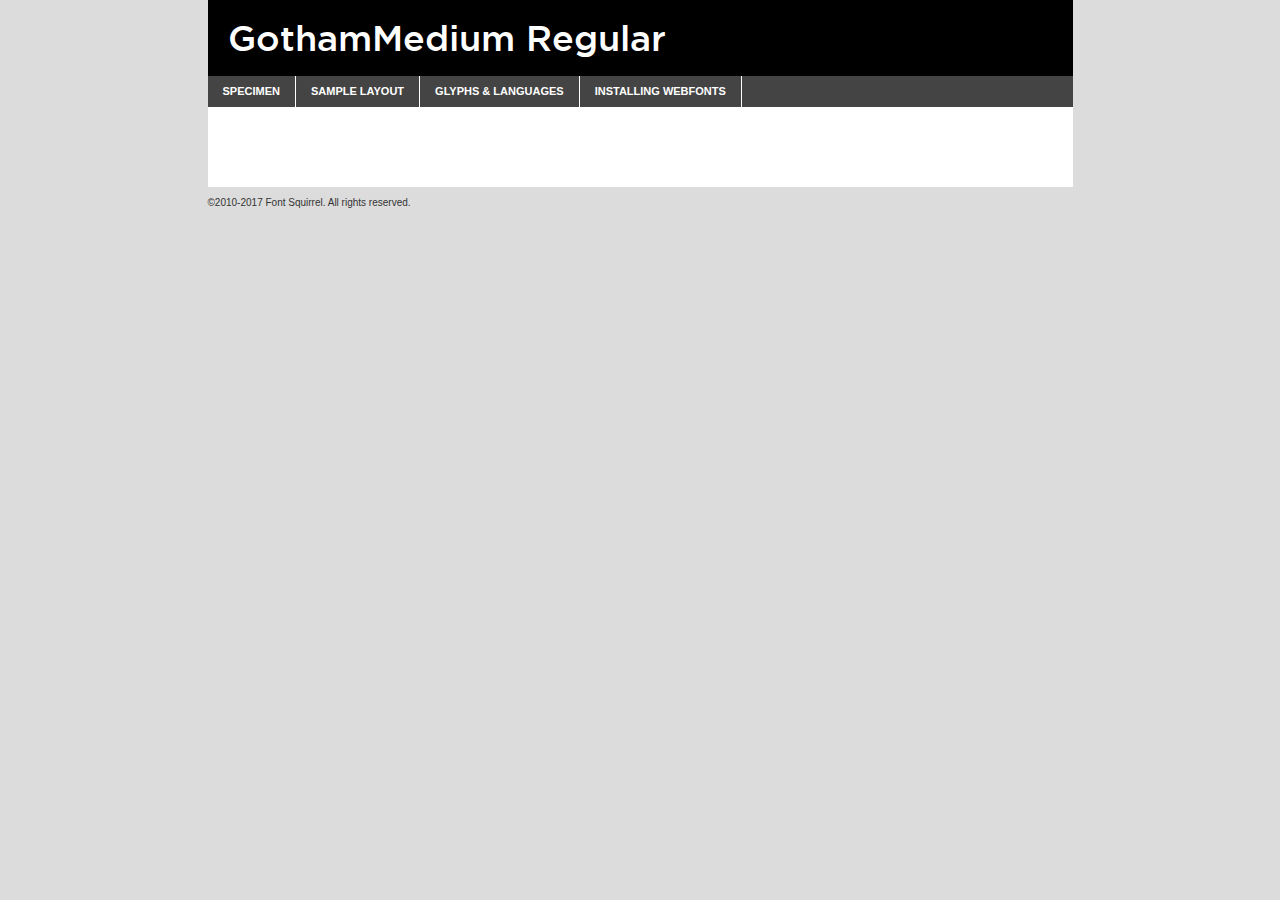
<file: fonts1/gothammedium-demo.html>
<!DOCTYPE html PUBLIC "-//W3C//DTD XHTML 1.0 Transitional//EN"
	"http://www.w3.org/TR/xhtml1/DTD/xhtml1-transitional.dtd">

<html xmlns="http://www.w3.org/1999/xhtml" xml:lang="en" lang="en">
<head>
	<meta http-equiv="Content-Type" content="text/html; charset=utf-8" />
	<script src="http://ajax.googleapis.com/ajax/libs/jquery/1.7.2/jquery.min.js" type="text/javascript" charset="utf-8"></script>
	<script type="text/javascript">
	(function($){$.fn.easyTabs=function(option){var param=jQuery.extend({fadeSpeed:"fast",defaultContent:1,activeClass:'active'},option);$(this).each(function(){var thisId="#"+this.id;if(param.defaultContent==''){param.defaultContent=1;}
	if(typeof param.defaultContent=="number")
	{var defaultTab=$(thisId+" .tabs li:eq("+(param.defaultContent-1)+") a").attr('href').substr(1);}else{var defaultTab=param.defaultContent;}
	$(thisId+" .tabs li a").each(function(){var tabToHide=$(this).attr('href').substr(1);$("#"+tabToHide).addClass('easytabs-tab-content');});hideAll();changeContent(defaultTab);function hideAll(){$(thisId+" .easytabs-tab-content").hide();}
	function changeContent(tabId){hideAll();$(thisId+" .tabs li").removeClass(param.activeClass);$(thisId+" .tabs li a[href=#"+tabId+"]").closest('li').addClass(param.activeClass);if(param.fadeSpeed!="none")
	{$(thisId+" #"+tabId).fadeIn(param.fadeSpeed);}else{$(thisId+" #"+tabId).show();}}
	$(thisId+" .tabs li").click(function(){var tabId=$(this).find('a').attr('href').substr(1);changeContent(tabId);return false;});});}})(jQuery);
	</script>
	<link rel="stylesheet" href="specimen_files/specimen_stylesheet.css" type="text/css" charset="utf-8" />
	<link rel="stylesheet" href="stylesheet.css" type="text/css" charset="utf-8" />

	<style type="text/css">
					body{
				font-family: 'gothammediumregular';
							}
		</style>

	<title>GothamMedium Regular Specimen</title>
	
	
	<script type="text/javascript" charset="utf-8">
		$(document).ready(function() {
			$('#container').easyTabs({defaultContent:1});
		});
	</script>
</head>

<body>
<div id="container">
	<div id="header">
		GothamMedium Regular	</div>
	<ul class="tabs">
		<li><a href="#specimen">Specimen</a></li>
		<li><a href="#layout">Sample Layout</a></li>
				<li><a href="#glyphs">Glyphs &amp; Languages</a></li>
		<li><a href="#installing">Installing Webfonts</a></li>
		
	</ul>
	
	<div id="main_content">

		
			<div id="specimen">
		
				<div class="section">
					<div class="grid12 firstcol">
						<div class="huge">AaBb</div>
					</div>
				</div>
		
				<div class="section">
					<div class="glyph_range">A&#x200B;B&#x200b;C&#x200b;D&#x200b;E&#x200b;F&#x200b;G&#x200b;H&#x200b;I&#x200b;J&#x200b;K&#x200b;L&#x200b;M&#x200b;N&#x200b;O&#x200b;P&#x200b;Q&#x200b;R&#x200b;S&#x200b;T&#x200b;U&#x200b;V&#x200b;W&#x200b;X&#x200b;Y&#x200b;Z&#x200b;a&#x200b;b&#x200b;c&#x200b;d&#x200b;e&#x200b;f&#x200b;g&#x200b;h&#x200b;i&#x200b;j&#x200b;k&#x200b;l&#x200b;m&#x200b;n&#x200b;o&#x200b;p&#x200b;q&#x200b;r&#x200b;s&#x200b;t&#x200b;u&#x200b;v&#x200b;w&#x200b;x&#x200b;y&#x200b;z&#x200b;1&#x200b;2&#x200b;3&#x200b;4&#x200b;5&#x200b;6&#x200b;7&#x200b;8&#x200b;9&#x200b;0&#x200b;&amp;&#x200b;.&#x200b;,&#x200b;?&#x200b;!&#x200b;&#64;&#x200b;(&#x200b;)&#x200b;#&#x200b;$&#x200b;%&#x200b;*&#x200b;+&#x200b;-&#x200b;=&#x200b;:&#x200b;;</div>
				</div>
				<div class="section">
					<div class="grid12 firstcol">
						<table class="sample_table">
							<tr><td>10</td><td class="size10">abcdefghijklmnopqrstuvwxyzABCDEFGHIJKLMNOPQRSTUVWXYZ0123456789abcdefghijklmnopqrstuvwxyzABCDEFGHIJKLMNOPQRSTUVWXYZ0123456789abcdefghijklmnopqrstuvwxyzABCDEFGHIJKLMNOPQRSTUVWXYZ</td></tr>
							<tr><td>11</td><td class="size11">abcdefghijklmnopqrstuvwxyzABCDEFGHIJKLMNOPQRSTUVWXYZ0123456789abcdefghijklmnopqrstuvwxyzABCDEFGHIJKLMNOPQRSTUVWXYZ0123456789abcdefghijklmnopqrstuvwxyzABCDEFGHIJKLMNOPQRSTUVWXYZ</td></tr>
							<tr><td>12</td><td class="size12">abcdefghijklmnopqrstuvwxyzABCDEFGHIJKLMNOPQRSTUVWXYZ0123456789abcdefghijklmnopqrstuvwxyzABCDEFGHIJKLMNOPQRSTUVWXYZ0123456789abcdefghijklmnopqrstuvwxyzABCDEFGHIJKLMNOPQRSTUVWXYZ</td></tr>
							<tr><td>13</td><td class="size13">abcdefghijklmnopqrstuvwxyzABCDEFGHIJKLMNOPQRSTUVWXYZ0123456789abcdefghijklmnopqrstuvwxyzABCDEFGHIJKLMNOPQRSTUVWXYZ0123456789abcdefghijklmnopqrstuvwxyzABCDEFGHIJKLMNOPQRSTUVWXYZ</td></tr>
							<tr><td>14</td><td class="size14">abcdefghijklmnopqrstuvwxyzABCDEFGHIJKLMNOPQRSTUVWXYZ0123456789abcdefghijklmnopqrstuvwxyzABCDEFGHIJKLMNOPQRSTUVWXYZ0123456789abcdefghijklmnopqrstuvwxyzABCDEFGHIJKLMNOPQRSTUVWXYZ</td></tr>
							<tr><td>16</td><td class="size16">abcdefghijklmnopqrstuvwxyzABCDEFGHIJKLMNOPQRSTUVWXYZ0123456789abcdefghijklmnopqrstuvwxyzABCDEFGHIJKLMNOPQRSTUVWXYZ</td></tr>
							<tr><td>18</td><td class="size18">abcdefghijklmnopqrstuvwxyzABCDEFGHIJKLMNOPQRSTUVWXYZ0123456789abcdefghijklmnopqrstuvwxyzABCDEFGHIJKLMNOPQRSTUVWXYZ</td></tr>
							<tr><td>20</td><td class="size20">abcdefghijklmnopqrstuvwxyzABCDEFGHIJKLMNOPQRSTUVWXYZ0123456789abcdefghijklmnopqrstuvwxyzABCDEFGHIJKLMNOPQRSTUVWXYZ</td></tr>
							<tr><td>24</td><td class="size24">abcdefghijklmnopqrstuvwxyzABCDEFGHIJKLMNOPQRSTUVWXYZ0123456789abcdefghijklmnopqrstuvwxyzABCDEFGHIJKLMNOPQRSTUVWXYZ</td></tr>
							<tr><td>30</td><td class="size30">abcdefghijklmnopqrstuvwxyzABCDEFGHIJKLMNOPQRSTUVWXYZ0123456789abcdefghijklmnopqrstuvwxyzABCDEFGHIJKLMNOPQRSTUVWXYZ</td></tr>
							<tr><td>36</td><td class="size36">abcdefghijklmnopqrstuvwxyzABCDEFGHIJKLMNOPQRSTUVWXYZ0123456789abcdefghijklmnopqrstuvwxyzABCDEFGHIJKLMNOPQRSTUVWXYZ</td></tr>
							<tr><td>48</td><td class="size48">abcdefghijklmnopqrstuvwxyzABCDEFGHIJKLMNOPQRSTUVWXYZ0123456789abcdefghijklmnopqrstuvwxyzABCDEFGHIJKLMNOPQRSTUVWXYZ</td></tr>
							<tr><td>60</td><td class="size60">abcdefghijklmnopqrstuvwxyzABCDEFGHIJKLMNOPQRSTUVWXYZ0123456789abcdefghijklmnopqrstuvwxyzABCDEFGHIJKLMNOPQRSTUVWXYZ</td></tr>
							<tr><td>72</td><td class="size72">abcdefghijklmnopqrstuvwxyzABCDEFGHIJKLMNOPQRSTUVWXYZ0123456789abcdefghijklmnopqrstuvwxyzABCDEFGHIJKLMNOPQRSTUVWXYZ</td></tr>
							<tr><td>90</td><td class="size90">abcdefghijklmnopqrstuvwxyzABCDEFGHIJKLMNOPQRSTUVWXYZ0123456789abcdefghijklmnopqrstuvwxyzABCDEFGHIJKLMNOPQRSTUVWXYZ</td></tr>
						</table>
				
					</div>
			
				</div>
		
		
		
								<div class="section" id="bodycomparison">


										<div id="xheight">
				<div class="fontbody">&#x25FC;&#x25FC;&#x25FC;&#x25FC;&#x25FC;&#x25FC;&#x25FC;&#x25FC;&#x25FC;&#x25FC;&#x25FC;&#x25FC;&#x25FC;&#x25FC;&#x25FC;&#x25FC;&#x25FC;&#x25FC;&#x25FC;&#x25FC;&#x25FC;&#x25FC;&#x25FC;&#x25FC;&#x25FC;&#x25FC;&#x25FC;&#x25FC;&#x25FC;&#x25FC;&#x25FC;&#x25FC;&#x25FC;&#x25FC;&#x25FC;&#x25FC;&#x25FC;&#x25FC;&#x25FC;&#x25FC;&#x25FC;&#x25FC;&#x25FC;&#x25FC;&#x25FC;&#x25FC;&#x25FC;&#x25FC;&#x25FC;&#x25FC;&#x25FC;&#x25FC;&#x25FC;&#x25FC;&#x25FC;&#x25FC;&#x25FC;&#x25FC;&#x25FC;&#x25FC;&#x25FC;&#x25FC;&#x25FC;&#x25FC;&#x25FC;&#x25FC;&#x25FC;&#x25FC;&#x25FC;&#x25FC;&#x25FC;&#x25FC;&#x25FC;&#x25FC;&#x25FC;&#x25FC;&#x25FC;&#x25FC;&#x25FC;&#x25FC;&#x25FC;&#x25FC;&#x25FC;&#x25FC;&#x25FC;&#x25FC;&#x25FC;&#x25FC;&#x25FC;&#x25FC;&#x25FC;&#x25FC;&#x25FC;&#x25FC;&#x25FC;&#x25FC;&#x25FC;&#x25FC;&#x25FC;body</div><div class="arialbody">body</div><div class="verdanabody">body</div><div class="georgiabody">body</div></div>
										<div class="fontbody" style="z-index:1">
											body<span>GothamMedium Regular</span>
										</div>
										<div class="arialbody" style="z-index:1">
											body<span>Arial</span>
										</div>
										<div class="verdanabody" style="z-index:1">
											body<span>Verdana</span>
										</div>
										<div class="georgiabody" style="z-index:1">
											body<span>Georgia</span>
										</div>



								</div>
		
		
				<div class="section psample psample_row1" id="">
					
					<div class="grid2 firstcol">
						<p class="size10"><span>10.</span>Aenean lacinia bibendum nulla sed consectetur. Fusce dapibus, tellus ac cursus commodo, tortor mauris condimentum nibh, ut fermentum massa justo sit amet risus. Nullam id dolor id nibh ultricies vehicula ut id elit. Cum sociis natoque penatibus et magnis dis parturient montes, nascetur ridiculus mus. Nulla vitae elit libero, a pharetra augue.</p>
			
					</div>
					<div class="grid3">
						<p class="size11"><span>11.</span>Aenean lacinia bibendum nulla sed consectetur. Fusce dapibus, tellus ac cursus commodo, tortor mauris condimentum nibh, ut fermentum massa justo sit amet risus. Nullam id dolor id nibh ultricies vehicula ut id elit. Cum sociis natoque penatibus et magnis dis parturient montes, nascetur ridiculus mus. Nulla vitae elit libero, a pharetra augue.</p>
			
					</div>
					<div class="grid3">
						<p class="size12"><span>12.</span>Aenean lacinia bibendum nulla sed consectetur. Fusce dapibus, tellus ac cursus commodo, tortor mauris condimentum nibh, ut fermentum massa justo sit amet risus. Nullam id dolor id nibh ultricies vehicula ut id elit. Cum sociis natoque penatibus et magnis dis parturient montes, nascetur ridiculus mus. Nulla vitae elit libero, a pharetra augue.</p>
			
					</div>
					<div class="grid4">
						<p class="size13"><span>13.</span>Aenean lacinia bibendum nulla sed consectetur. Fusce dapibus, tellus ac cursus commodo, tortor mauris condimentum nibh, ut fermentum massa justo sit amet risus. Nullam id dolor id nibh ultricies vehicula ut id elit. Cum sociis natoque penatibus et magnis dis parturient montes, nascetur ridiculus mus. Nulla vitae elit libero, a pharetra augue.</p>
			
					</div>
					<div class="white_blend"></div>
					
				</div>
				<div class="section psample psample_row2" id="">
					<div class="grid3 firstcol">
						<p class="size14"><span>14.</span>Aenean lacinia bibendum nulla sed consectetur. Fusce dapibus, tellus ac cursus commodo, tortor mauris condimentum nibh, ut fermentum massa justo sit amet risus. Nullam id dolor id nibh ultricies vehicula ut id elit. Cum sociis natoque penatibus et magnis dis parturient montes, nascetur ridiculus mus. Nulla vitae elit libero, a pharetra augue.</p>
			
					</div>
					<div class="grid4">
						<p class="size16"><span>16.</span>Aenean lacinia bibendum nulla sed consectetur. Fusce dapibus, tellus ac cursus commodo, tortor mauris condimentum nibh, ut fermentum massa justo sit amet risus. Nullam id dolor id nibh ultricies vehicula ut id elit. Cum sociis natoque penatibus et magnis dis parturient montes, nascetur ridiculus mus. Nulla vitae elit libero, a pharetra augue.</p>
			
					</div>
					<div class="grid5">
						<p class="size18"><span>18.</span>Aenean lacinia bibendum nulla sed consectetur. Fusce dapibus, tellus ac cursus commodo, tortor mauris condimentum nibh, ut fermentum massa justo sit amet risus. Nullam id dolor id nibh ultricies vehicula ut id elit. Cum sociis natoque penatibus et magnis dis parturient montes, nascetur ridiculus mus. Nulla vitae elit libero, a pharetra augue.</p>
			
					</div>

					<div class="white_blend"></div>

				</div>
				
				<div class="section psample psample_row3" id="">
					<div class="grid5 firstcol">
						<p class="size20"><span>20.</span>Aenean lacinia bibendum nulla sed consectetur. Fusce dapibus, tellus ac cursus commodo, tortor mauris condimentum nibh, ut fermentum massa justo sit amet risus. Nullam id dolor id nibh ultricies vehicula ut id elit. Cum sociis natoque penatibus et magnis dis parturient montes, nascetur ridiculus mus. Nulla vitae elit libero, a pharetra augue.</p>
					</div>
					<div class="grid7">
						<p class="size24"><span>24.</span>Aenean lacinia bibendum nulla sed consectetur. Fusce dapibus, tellus ac cursus commodo, tortor mauris condimentum nibh, ut fermentum massa justo sit amet risus. Nullam id dolor id nibh ultricies vehicula ut id elit. Cum sociis natoque penatibus et magnis dis parturient montes, nascetur ridiculus mus. Nulla vitae elit libero, a pharetra augue.</p>
					</div>
					
					<div class="white_blend"></div>
					
				</div>
				
				<div class="section psample psample_row4" id="">
					<div class="grid12 firstcol">
						<p class="size30"><span>30.</span>Aenean lacinia bibendum nulla sed consectetur. Fusce dapibus, tellus ac cursus commodo, tortor mauris condimentum nibh, ut fermentum massa justo sit amet risus. Nullam id dolor id nibh ultricies vehicula ut id elit. Cum sociis natoque penatibus et magnis dis parturient montes, nascetur ridiculus mus. Nulla vitae elit libero, a pharetra augue.</p>
					</div>
					<div class="white_blend"></div>
					
				</div>
				
				
				
				<div class="section psample psample_row1 fullreverse">
					<div class="grid2 firstcol">
						<p class="size10"><span>10.</span>Aenean lacinia bibendum nulla sed consectetur. Fusce dapibus, tellus ac cursus commodo, tortor mauris condimentum nibh, ut fermentum massa justo sit amet risus. Nullam id dolor id nibh ultricies vehicula ut id elit. Cum sociis natoque penatibus et magnis dis parturient montes, nascetur ridiculus mus. Nulla vitae elit libero, a pharetra augue.</p>
			
					</div>
					<div class="grid3">
						<p class="size11"><span>11.</span>Aenean lacinia bibendum nulla sed consectetur. Fusce dapibus, tellus ac cursus commodo, tortor mauris condimentum nibh, ut fermentum massa justo sit amet risus. Nullam id dolor id nibh ultricies vehicula ut id elit. Cum sociis natoque penatibus et magnis dis parturient montes, nascetur ridiculus mus. Nulla vitae elit libero, a pharetra augue.</p>
			
					</div>
					<div class="grid3">
						<p class="size12"><span>12.</span>Aenean lacinia bibendum nulla sed consectetur. Fusce dapibus, tellus ac cursus commodo, tortor mauris condimentum nibh, ut fermentum massa justo sit amet risus. Nullam id dolor id nibh ultricies vehicula ut id elit. Cum sociis natoque penatibus et magnis dis parturient montes, nascetur ridiculus mus. Nulla vitae elit libero, a pharetra augue.</p>
			
					</div>
					<div class="grid4">
						<p class="size13"><span>13.</span>Aenean lacinia bibendum nulla sed consectetur. Fusce dapibus, tellus ac cursus commodo, tortor mauris condimentum nibh, ut fermentum massa justo sit amet risus. Nullam id dolor id nibh ultricies vehicula ut id elit. Cum sociis natoque penatibus et magnis dis parturient montes, nascetur ridiculus mus. Nulla vitae elit libero, a pharetra augue.</p>
			
					</div>
					<div class="black_blend"></div>
					
				</div>
				
				<div class="section psample psample_row2 fullreverse">
					<div class="grid3 firstcol">
						<p class="size14"><span>14.</span>Aenean lacinia bibendum nulla sed consectetur. Fusce dapibus, tellus ac cursus commodo, tortor mauris condimentum nibh, ut fermentum massa justo sit amet risus. Nullam id dolor id nibh ultricies vehicula ut id elit. Cum sociis natoque penatibus et magnis dis parturient montes, nascetur ridiculus mus. Nulla vitae elit libero, a pharetra augue.</p>
			
					</div>
					<div class="grid4">
						<p class="size16"><span>16.</span>Aenean lacinia bibendum nulla sed consectetur. Fusce dapibus, tellus ac cursus commodo, tortor mauris condimentum nibh, ut fermentum massa justo sit amet risus. Nullam id dolor id nibh ultricies vehicula ut id elit. Cum sociis natoque penatibus et magnis dis parturient montes, nascetur ridiculus mus. Nulla vitae elit libero, a pharetra augue.</p>
			
					</div>
					<div class="grid5">
						<p class="size18"><span>18.</span>Aenean lacinia bibendum nulla sed consectetur. Fusce dapibus, tellus ac cursus commodo, tortor mauris condimentum nibh, ut fermentum massa justo sit amet risus. Nullam id dolor id nibh ultricies vehicula ut id elit. Cum sociis natoque penatibus et magnis dis parturient montes, nascetur ridiculus mus. Nulla vitae elit libero, a pharetra augue.</p>
			
					</div>
					<div class="black_blend"></div>

				</div>
				
				<div class="section psample fullreverse psample_row3" id="">
					<div class="grid5 firstcol">
						<p class="size20"><span>20.</span>Aenean lacinia bibendum nulla sed consectetur. Fusce dapibus, tellus ac cursus commodo, tortor mauris condimentum nibh, ut fermentum massa justo sit amet risus. Nullam id dolor id nibh ultricies vehicula ut id elit. Cum sociis natoque penatibus et magnis dis parturient montes, nascetur ridiculus mus. Nulla vitae elit libero, a pharetra augue.</p>
					</div>
					<div class="grid7">
						<p class="size24"><span>24.</span>Aenean lacinia bibendum nulla sed consectetur. Fusce dapibus, tellus ac cursus commodo, tortor mauris condimentum nibh, ut fermentum massa justo sit amet risus. Nullam id dolor id nibh ultricies vehicula ut id elit. Cum sociis natoque penatibus et magnis dis parturient montes, nascetur ridiculus mus. Nulla vitae elit libero, a pharetra augue.</p>
					</div>
					
					<div class="black_blend"></div>
					
				</div>
				
				<div class="section psample fullreverse psample_row4" id="" style="border-bottom: 20px #000 solid;">
					<div class="grid12 firstcol">
						<p class="size30"><span>30.</span>Aenean lacinia bibendum nulla sed consectetur. Fusce dapibus, tellus ac cursus commodo, tortor mauris condimentum nibh, ut fermentum massa justo sit amet risus. Nullam id dolor id nibh ultricies vehicula ut id elit. Cum sociis natoque penatibus et magnis dis parturient montes, nascetur ridiculus mus. Nulla vitae elit libero, a pharetra augue.</p>
					</div>
					<div class="black_blend"></div>
					
				</div>
				
				
				
				
			</div>
			
			<div id="layout">
				
				<div class="section">
					
					<div class="grid12 firstcol">
						<h1>Lorem Ipsum Dolor</h1>
						<h2>Etiam porta sem malesuada magna mollis euismod</h2>
						
						<p class="byline">By <a href="#link">Aenean Lacinia</a></p>
					</div>
				</div>
				<div class="section">
					<div class="grid8 firstcol">
						<p class="large">Donec sed odio dui. Morbi leo risus, porta ac consectetur ac, vestibulum at eros. Fusce dapibus, tellus ac cursus commodo, tortor mauris condimentum nibh, ut fermentum massa justo sit amet risus. </p>

						
						<h3>Pellentesque ornare sem</h3>

						<p>Maecenas sed diam eget risus varius blandit sit amet non magna. Maecenas faucibus mollis interdum. Donec ullamcorper nulla non metus auctor fringilla. Nullam id dolor id nibh ultricies vehicula ut id elit. Nullam id dolor id nibh ultricies vehicula ut id elit. </p>

						<p>Aenean eu leo quam. Pellentesque ornare sem lacinia quam venenatis vestibulum. Lorem ipsum dolor sit amet, consectetur adipiscing elit. Cum sociis natoque penatibus et magnis dis parturient montes, nascetur ridiculus mus. </p>

						<p>Nulla vitae elit libero, a pharetra augue. Praesent commodo cursus magna, vel scelerisque nisl consectetur et. Aenean lacinia bibendum nulla sed consectetur. </p>

						<p>Nullam quis risus eget urna mollis ornare vel eu leo. Nullam quis risus eget urna mollis ornare vel eu leo. Maecenas sed diam eget risus varius blandit sit amet non magna. Donec ullamcorper nulla non metus auctor fringilla. </p>

						<h3>Cras mattis consectetur</h3>

						<p>Aenean eu leo quam. Pellentesque ornare sem lacinia quam venenatis vestibulum. Aenean lacinia bibendum nulla sed consectetur. Integer posuere erat a ante venenatis dapibus posuere velit aliquet. Cras mattis consectetur purus sit amet fermentum. </p>

						<p>Nullam id dolor id nibh ultricies vehicula ut id elit. Nullam quis risus eget urna mollis ornare vel eu leo. Cras mattis consectetur purus sit amet fermentum.</p>
					</div>
					
					<div class="grid4 sidebar">
						
						<div class="box reverse">
							<p class="last">Nullam quis risus eget urna mollis ornare vel eu leo. Donec ullamcorper nulla non metus auctor fringilla. Cras mattis consectetur purus sit amet fermentum. Sed posuere consectetur est at lobortis. Lorem ipsum dolor sit amet, consectetur adipiscing elit. </p>
						</div>
						
						<p class="caption">Maecenas sed diam eget risus varius.</p>

						<p>Vestibulum id ligula porta felis euismod semper. Integer posuere erat a ante venenatis dapibus posuere velit aliquet. Vestibulum id ligula porta felis euismod semper. Sed posuere consectetur est at lobortis. Maecenas sed diam eget risus varius blandit sit amet non magna. Fusce dapibus, tellus ac cursus commodo, tortor mauris condimentum nibh, ut fermentum massa justo sit amet risus. </p>

					

						<p>Duis mollis, est non commodo luctus, nisi erat porttitor ligula, eget lacinia odio sem nec elit. Aenean lacinia bibendum nulla sed consectetur. Vivamus sagittis lacus vel augue laoreet rutrum faucibus dolor auctor. Aenean lacinia bibendum nulla sed consectetur. Nullam quis risus eget urna mollis ornare vel eu leo. </p>

						<p>Praesent commodo cursus magna, vel scelerisque nisl consectetur et. Donec ullamcorper nulla non metus auctor fringilla. Maecenas faucibus mollis interdum. Fusce dapibus, tellus ac cursus commodo, tortor mauris condimentum nibh, ut fermentum massa justo sit amet risus. </p>

					</div>
				</div>
				
			</div>


			



		<div id="glyphs">
			<div class="section">
				<div class="grid12 firstcol">
			
				<h1>Language Support</h1>
				<p>The subset of GothamMedium Regular in this kit supports the following languages:<br />
			
					Albanian, Basque, Breton, Chamorro, Danish, Dutch, English, Faroese, Finnish, French, Frisian, Galician, German, Icelandic, Italian, Malagasy, Norwegian, Portuguese, Spanish, Alsatian, Aragonese, Arapaho, Arrernte, Asturian, Aymara, Bislama, Cebuano, Corsican, Fijian, French_creole, Genoese, Gilbertese, Greenlandic, Haitian_creole, Hiligaynon, Hmong, Hopi, Ibanag, Iloko_ilokano, Indonesian, Interglossa_glosa, Interlingua, Irish_gaelic, Jerriais, Lojban, Lombard, Luxembourgeois, Manx, Mohawk, Norfolk_pitcairnese, Occitan, Oromo, Pangasinan, Papiamento, Piedmontese, Potawatomi, Rhaeto-romance, Romansh, Rotokas, Sami_lule, Samoan, Sardinian, Scots_gaelic, Seychelles_creole, Shona, Sicilian, Somali, Southern_ndebele, Swahili, Swati_swazi, Tagalog_filipino_pilipino, Tetum, Tok_pisin, Uyghur_latinized, Volapuk, Walloon, Warlpiri, Xhosa, Yapese, Zulu, Latinbasic, Ubasic, Demo				</p>
				<h1>Glyph Chart</h1>
				<p>The subset of GothamMedium Regular in this kit includes all the glyphs listed below. Unicode entities are included above each glyph to help you insert individual characters into your layout.</p>
				<div id="glyph_chart">
			
																				 <div><p>&amp;#32;</p>&#32;</div>
																				 <div><p>&amp;#33;</p>&#33;</div>
																				 <div><p>&amp;#34;</p>&#34;</div>
																				 <div><p>&amp;#35;</p>&#35;</div>
																				 <div><p>&amp;#36;</p>&#36;</div>
																				 <div><p>&amp;#37;</p>&#37;</div>
																				 <div><p>&amp;#38;</p>&#38;</div>
																				 <div><p>&amp;#39;</p>&#39;</div>
																				 <div><p>&amp;#40;</p>&#40;</div>
																				 <div><p>&amp;#41;</p>&#41;</div>
																				 <div><p>&amp;#42;</p>&#42;</div>
																				 <div><p>&amp;#43;</p>&#43;</div>
																				 <div><p>&amp;#44;</p>&#44;</div>
																				 <div><p>&amp;#45;</p>&#45;</div>
																				 <div><p>&amp;#46;</p>&#46;</div>
																				 <div><p>&amp;#47;</p>&#47;</div>
																				 <div><p>&amp;#48;</p>&#48;</div>
																				 <div><p>&amp;#49;</p>&#49;</div>
																				 <div><p>&amp;#50;</p>&#50;</div>
																				 <div><p>&amp;#51;</p>&#51;</div>
																				 <div><p>&amp;#52;</p>&#52;</div>
																				 <div><p>&amp;#53;</p>&#53;</div>
																				 <div><p>&amp;#54;</p>&#54;</div>
																				 <div><p>&amp;#55;</p>&#55;</div>
																				 <div><p>&amp;#56;</p>&#56;</div>
																				 <div><p>&amp;#57;</p>&#57;</div>
																				 <div><p>&amp;#58;</p>&#58;</div>
																				 <div><p>&amp;#59;</p>&#59;</div>
																				 <div><p>&amp;#60;</p>&#60;</div>
																				 <div><p>&amp;#61;</p>&#61;</div>
																				 <div><p>&amp;#62;</p>&#62;</div>
																				 <div><p>&amp;#63;</p>&#63;</div>
																				 <div><p>&amp;#64;</p>&#64;</div>
																				 <div><p>&amp;#65;</p>&#65;</div>
																				 <div><p>&amp;#66;</p>&#66;</div>
																				 <div><p>&amp;#67;</p>&#67;</div>
																				 <div><p>&amp;#68;</p>&#68;</div>
																				 <div><p>&amp;#69;</p>&#69;</div>
																				 <div><p>&amp;#70;</p>&#70;</div>
																				 <div><p>&amp;#71;</p>&#71;</div>
																				 <div><p>&amp;#72;</p>&#72;</div>
																				 <div><p>&amp;#73;</p>&#73;</div>
																				 <div><p>&amp;#74;</p>&#74;</div>
																				 <div><p>&amp;#75;</p>&#75;</div>
																				 <div><p>&amp;#76;</p>&#76;</div>
																				 <div><p>&amp;#77;</p>&#77;</div>
																				 <div><p>&amp;#78;</p>&#78;</div>
																				 <div><p>&amp;#79;</p>&#79;</div>
																				 <div><p>&amp;#80;</p>&#80;</div>
																				 <div><p>&amp;#81;</p>&#81;</div>
																				 <div><p>&amp;#82;</p>&#82;</div>
																				 <div><p>&amp;#83;</p>&#83;</div>
																				 <div><p>&amp;#84;</p>&#84;</div>
																				 <div><p>&amp;#85;</p>&#85;</div>
																				 <div><p>&amp;#86;</p>&#86;</div>
																				 <div><p>&amp;#87;</p>&#87;</div>
																				 <div><p>&amp;#88;</p>&#88;</div>
																				 <div><p>&amp;#89;</p>&#89;</div>
																				 <div><p>&amp;#90;</p>&#90;</div>
																				 <div><p>&amp;#91;</p>&#91;</div>
																				 <div><p>&amp;#92;</p>&#92;</div>
																				 <div><p>&amp;#93;</p>&#93;</div>
																				 <div><p>&amp;#94;</p>&#94;</div>
																				 <div><p>&amp;#95;</p>&#95;</div>
																				 <div><p>&amp;#96;</p>&#96;</div>
																				 <div><p>&amp;#97;</p>&#97;</div>
																				 <div><p>&amp;#98;</p>&#98;</div>
																				 <div><p>&amp;#99;</p>&#99;</div>
																				 <div><p>&amp;#100;</p>&#100;</div>
																				 <div><p>&amp;#101;</p>&#101;</div>
																				 <div><p>&amp;#102;</p>&#102;</div>
																				 <div><p>&amp;#103;</p>&#103;</div>
																				 <div><p>&amp;#104;</p>&#104;</div>
																				 <div><p>&amp;#105;</p>&#105;</div>
																				 <div><p>&amp;#106;</p>&#106;</div>
																				 <div><p>&amp;#107;</p>&#107;</div>
																				 <div><p>&amp;#108;</p>&#108;</div>
																				 <div><p>&amp;#109;</p>&#109;</div>
																				 <div><p>&amp;#110;</p>&#110;</div>
																				 <div><p>&amp;#111;</p>&#111;</div>
																				 <div><p>&amp;#112;</p>&#112;</div>
																				 <div><p>&amp;#113;</p>&#113;</div>
																				 <div><p>&amp;#114;</p>&#114;</div>
																				 <div><p>&amp;#115;</p>&#115;</div>
																				 <div><p>&amp;#116;</p>&#116;</div>
																				 <div><p>&amp;#117;</p>&#117;</div>
																				 <div><p>&amp;#118;</p>&#118;</div>
																				 <div><p>&amp;#119;</p>&#119;</div>
																				 <div><p>&amp;#120;</p>&#120;</div>
																				 <div><p>&amp;#121;</p>&#121;</div>
																				 <div><p>&amp;#122;</p>&#122;</div>
																				 <div><p>&amp;#123;</p>&#123;</div>
																				 <div><p>&amp;#124;</p>&#124;</div>
																				 <div><p>&amp;#125;</p>&#125;</div>
																				 <div><p>&amp;#126;</p>&#126;</div>
																				 <div><p>&amp;#160;</p>&#160;</div>
																				 <div><p>&amp;#161;</p>&#161;</div>
																				 <div><p>&amp;#162;</p>&#162;</div>
																				 <div><p>&amp;#163;</p>&#163;</div>
																				 <div><p>&amp;#164;</p>&#164;</div>
																				 <div><p>&amp;#165;</p>&#165;</div>
																				 <div><p>&amp;#167;</p>&#167;</div>
																				 <div><p>&amp;#168;</p>&#168;</div>
																				 <div><p>&amp;#169;</p>&#169;</div>
																				 <div><p>&amp;#170;</p>&#170;</div>
																				 <div><p>&amp;#171;</p>&#171;</div>
																				 <div><p>&amp;#173;</p>&#173;</div>
																				 <div><p>&amp;#174;</p>&#174;</div>
																				 <div><p>&amp;#175;</p>&#175;</div>
																				 <div><p>&amp;#176;</p>&#176;</div>
																				 <div><p>&amp;#177;</p>&#177;</div>
																				 <div><p>&amp;#180;</p>&#180;</div>
																				 <div><p>&amp;#181;</p>&#181;</div>
																				 <div><p>&amp;#182;</p>&#182;</div>
																				 <div><p>&amp;#183;</p>&#183;</div>
																				 <div><p>&amp;#184;</p>&#184;</div>
																				 <div><p>&amp;#186;</p>&#186;</div>
																				 <div><p>&amp;#187;</p>&#187;</div>
																				 <div><p>&amp;#191;</p>&#191;</div>
																				 <div><p>&amp;#192;</p>&#192;</div>
																				 <div><p>&amp;#193;</p>&#193;</div>
																				 <div><p>&amp;#194;</p>&#194;</div>
																				 <div><p>&amp;#195;</p>&#195;</div>
																				 <div><p>&amp;#196;</p>&#196;</div>
																				 <div><p>&amp;#197;</p>&#197;</div>
																				 <div><p>&amp;#198;</p>&#198;</div>
																				 <div><p>&amp;#199;</p>&#199;</div>
																				 <div><p>&amp;#200;</p>&#200;</div>
																				 <div><p>&amp;#201;</p>&#201;</div>
																				 <div><p>&amp;#202;</p>&#202;</div>
																				 <div><p>&amp;#203;</p>&#203;</div>
																				 <div><p>&amp;#204;</p>&#204;</div>
																				 <div><p>&amp;#205;</p>&#205;</div>
																				 <div><p>&amp;#206;</p>&#206;</div>
																				 <div><p>&amp;#207;</p>&#207;</div>
																				 <div><p>&amp;#208;</p>&#208;</div>
																				 <div><p>&amp;#209;</p>&#209;</div>
																				 <div><p>&amp;#210;</p>&#210;</div>
																				 <div><p>&amp;#211;</p>&#211;</div>
																				 <div><p>&amp;#212;</p>&#212;</div>
																				 <div><p>&amp;#213;</p>&#213;</div>
																				 <div><p>&amp;#214;</p>&#214;</div>
																				 <div><p>&amp;#216;</p>&#216;</div>
																				 <div><p>&amp;#217;</p>&#217;</div>
																				 <div><p>&amp;#218;</p>&#218;</div>
																				 <div><p>&amp;#219;</p>&#219;</div>
																				 <div><p>&amp;#220;</p>&#220;</div>
																				 <div><p>&amp;#221;</p>&#221;</div>
																				 <div><p>&amp;#222;</p>&#222;</div>
																				 <div><p>&amp;#223;</p>&#223;</div>
																				 <div><p>&amp;#224;</p>&#224;</div>
																				 <div><p>&amp;#225;</p>&#225;</div>
																				 <div><p>&amp;#226;</p>&#226;</div>
																				 <div><p>&amp;#227;</p>&#227;</div>
																				 <div><p>&amp;#228;</p>&#228;</div>
																				 <div><p>&amp;#229;</p>&#229;</div>
																				 <div><p>&amp;#230;</p>&#230;</div>
																				 <div><p>&amp;#231;</p>&#231;</div>
																				 <div><p>&amp;#232;</p>&#232;</div>
																				 <div><p>&amp;#233;</p>&#233;</div>
																				 <div><p>&amp;#234;</p>&#234;</div>
																				 <div><p>&amp;#235;</p>&#235;</div>
																				 <div><p>&amp;#236;</p>&#236;</div>
																				 <div><p>&amp;#237;</p>&#237;</div>
																				 <div><p>&amp;#238;</p>&#238;</div>
																				 <div><p>&amp;#239;</p>&#239;</div>
																				 <div><p>&amp;#240;</p>&#240;</div>
																				 <div><p>&amp;#241;</p>&#241;</div>
																				 <div><p>&amp;#242;</p>&#242;</div>
																				 <div><p>&amp;#243;</p>&#243;</div>
																				 <div><p>&amp;#244;</p>&#244;</div>
																				 <div><p>&amp;#245;</p>&#245;</div>
																				 <div><p>&amp;#246;</p>&#246;</div>
																				 <div><p>&amp;#248;</p>&#248;</div>
																				 <div><p>&amp;#249;</p>&#249;</div>
																				 <div><p>&amp;#250;</p>&#250;</div>
																				 <div><p>&amp;#251;</p>&#251;</div>
																				 <div><p>&amp;#252;</p>&#252;</div>
																				 <div><p>&amp;#253;</p>&#253;</div>
																				 <div><p>&amp;#254;</p>&#254;</div>
																				 <div><p>&amp;#255;</p>&#255;</div>
																				 <div><p>&amp;#338;</p>&#338;</div>
																				 <div><p>&amp;#339;</p>&#339;</div>
																				 <div><p>&amp;#376;</p>&#376;</div>
																				 <div><p>&amp;#710;</p>&#710;</div>
																				 <div><p>&amp;#732;</p>&#732;</div>
																				 <div><p>&amp;#8192;</p>&#8192;</div>
																				 <div><p>&amp;#8193;</p>&#8193;</div>
																				 <div><p>&amp;#8194;</p>&#8194;</div>
																				 <div><p>&amp;#8195;</p>&#8195;</div>
																				 <div><p>&amp;#8196;</p>&#8196;</div>
																				 <div><p>&amp;#8197;</p>&#8197;</div>
																				 <div><p>&amp;#8198;</p>&#8198;</div>
																				 <div><p>&amp;#8199;</p>&#8199;</div>
																				 <div><p>&amp;#8200;</p>&#8200;</div>
																				 <div><p>&amp;#8201;</p>&#8201;</div>
																				 <div><p>&amp;#8202;</p>&#8202;</div>
																				 <div><p>&amp;#8208;</p>&#8208;</div>
																				 <div><p>&amp;#8209;</p>&#8209;</div>
																				 <div><p>&amp;#8210;</p>&#8210;</div>
																				 <div><p>&amp;#8211;</p>&#8211;</div>
																				 <div><p>&amp;#8212;</p>&#8212;</div>
																				 <div><p>&amp;#8216;</p>&#8216;</div>
																				 <div><p>&amp;#8217;</p>&#8217;</div>
																				 <div><p>&amp;#8218;</p>&#8218;</div>
																				 <div><p>&amp;#8220;</p>&#8220;</div>
																				 <div><p>&amp;#8221;</p>&#8221;</div>
																				 <div><p>&amp;#8222;</p>&#8222;</div>
																				 <div><p>&amp;#8226;</p>&#8226;</div>
																				 <div><p>&amp;#8230;</p>&#8230;</div>
																				 <div><p>&amp;#8239;</p>&#8239;</div>
																				 <div><p>&amp;#8249;</p>&#8249;</div>
																				 <div><p>&amp;#8250;</p>&#8250;</div>
																				 <div><p>&amp;#8287;</p>&#8287;</div>
																				 <div><p>&amp;#8482;</p>&#8482;</div>
																				 <div><p>&amp;#9724;</p>&#9724;</div>
																				 <div><p>&amp;#64257;</p>&#64257;</div>
																				 <div><p>&amp;#64258;</p>&#64258;</div>
																																																</div>	
				</div>
		
		
			</div>
		</div>
		
		
		<div id="specs">
			
		</div>
	
		<div id="installing">
			<div class="section">
				<div class="grid7 firstcol">
					<h1>Installing Webfonts</h1>
					
					<p>Webfonts are supported by all major browser platforms but not all in the same way. There are currently four different font formats that must be included in order to target all browsers. This includes TTF, WOFF, EOT and SVG.</p>
					
					<h2>1. Upload your webfonts</h2>
					<p>You must upload your webfont kit to your website. They should be in or near the same directory as your CSS files.</p>
					
					<h2>2. Include the webfont stylesheet</h2>
					<p>A special CSS @font-face declaration helps the various browsers select the appropriate font it needs without causing you a bunch of headaches. Learn more about this syntax by reading the <a href="https://www.fontspring.com/blog/further-hardening-of-the-bulletproof-syntax">Fontspring blog post</a> about it. The code for it is as follows:</p>


<code>
@font-face{ 
	font-family: 'MyWebFont';
	src: url('WebFont.eot');
	src: url('WebFont.eot?#iefix') format('embedded-opentype'),
	     url('WebFont.woff') format('woff'),
	     url('WebFont.ttf') format('truetype'),
	     url('WebFont.svg#webfont') format('svg');
}
</code>

	<p>We've already gone ahead and generated the code for you. All you have to do is link to the stylesheet in your HTML, like this:</p>
	<code>&lt;link rel=&quot;stylesheet&quot; href=&quot;stylesheet.css&quot; type=&quot;text/css&quot; charset=&quot;utf-8&quot; /&gt;</code>

					<h2>3. Modify your own stylesheet</h2>
					<p>To take advantage of your new fonts, you must tell your stylesheet to use them. Look at the original @font-face declaration above and find the property called "font-family." The name linked there will be what you use to reference the font. Prepend that webfont name to the font stack in the "font-family" property, inside the selector you want to change. For example:</p>
<code>p { font-family: 'WebFont', Arial, sans-serif; }</code>

<h2>4. Test</h2>
<p>Getting webfonts to work cross-browser <em>can</em> be tricky. Use the information in the sidebar to help you if you find that fonts aren't loading in a particular browser.</p>
				</div>
				
				<div class="grid5 sidebar">
					<div class="box">
						<h2>Troubleshooting<br />Font-Face Problems</h2>
						<p>Having trouble getting your webfonts to load in your new website? Here are some tips to sort out what might be the problem.</p>

						<h3>Fonts not showing in any browser</h3>

						<p>This sounds like you need to work on the plumbing. You either did not upload the fonts to the correct directory, or you did not link the fonts properly in the CSS. If you've confirmed that all this is correct and you still have a problem, take a look at your .htaccess file and see if requests are getting intercepted.</p>

						<h3>Fonts not loading in iPhone or iPad</h3>

						<p>The most common problem here is that you are serving the fonts from an IIS server. IIS refuses to serve files that have unknown MIME types. If that is the case, you must set the MIME type for SVG to "image/svg+xml" in the server settings. Follow these instructions from Microsoft if you need help.</p>

						<h3>Fonts not loading in Firefox</h3>

						<p>The primary reason for this failure? You are still using a version Firefox older than 3.5. So upgrade already! If that isn't it, then you are very likely serving fonts from a different domain. Firefox requires that all font assets be served from the same domain. Lastly it is possible that you need to add WOFF to your list of MIME types (if you are serving via IIS.)</p>

						<h3>Fonts not loading in IE</h3>

						<p>Are you looking at Internet Explorer on an actual Windows machine or are you cheating by using a service like Adobe BrowserLab? Many of these screenshot services do not render @font-face for IE. Best to test it on a real machine.</p>

						<h3>Fonts not loading in IE9</h3>

						<p>IE9, like Firefox, requires that fonts be served from the same domain as the website. Make sure that is the case.</p>
					</div>
				</div>
			</div>
			
		</div>
	
	</div>
	<div id="footer">
		<p>&copy;2010-2017 Font Squirrel. All rights reserved.</p>
	</div>
</div>
</body>
</html>
</file>
<file: program-leads.css>
body {
	background-image: 
		linear-gradient(
			to right, 
			#0B1620, #29445B
		);
	color: white;
}

.main-container {
	width: 80%;
	margin-left: 10%;
}

h1 {
	font-family: 'Museo', sans-serif;
	font-size: 36px;
	margin-top: -1%;
}

img {
	width: 50%;
}

.instructor-row {
	font-family: 'GothamLight', sans-serif;
	padding-top: 3%;
}

.block {
	display: inline-block;
	width: 50%;
	vertical-align: top;
}

.bio {
	margin-left: -40%;
}

.TA-row {
	font-family: 'GothamLight', sans-serif;
	margin-top: 4%;
	margin-left: 5%;
}

.TA-row img {
	padding-left: 30%;
}

.TA-block h1 {
	font-size: 28px;
}

p {
	line-height: 120%
}

hr {
     background: #848D95; 
     width: 100%; 
     height: 0.1px;
     margin-top: 3%;
}

@font-face {
    font-family: 'GothamLight';
    src: url('fonts/gothamlight-webfont.woff2') format('woff2'),
         url('fonts/gothamlight-webfont.woff') format('woff');
    font-weight: normal;
    font-style: normal;
}

@font-face {
    font-family: 'Museo';
    src: url('fonts/exljbris_-_museo-300-webfont.woff2') format('woff2'),
         url('fonts/exljbris_-_museo-300-webfont.woff') format('woff');
    font-weight: normal;
    font-style: normal;
}

@media screen and (max-width: 1100px) {
	h1 {
		font-size: 30px;
	}

	p {
		font-size: 16px;
	}
}

@media screen and (max-width: 950px) {
	img {
		width: 200px;
	}
}

@media screen and (max-width: 900px) {
	.bio {
		padding-left: 3%;
	}
}

@media screen and (max-width: 790px) {
	.bio {
		padding-left: 30%;
	}

	h1 {
		text-align: center;
	}
}

@media screen and (max-width: 610px) {
	.block {
		width: 100%;
	}

	.bio {
		width: 98%;
	}

	.instructor-row {
		padding-left: 15%;
	}

	.instructor-row img {
		padding-left: 13%;
	}
}

@media screen and (max-width: 435px) {
	.pagetitle {
		text-align: center;
	}

	img {
		width: 150px;
	}
}

@media screen and (max-width: 375px) {

	img {
		width: 120px;
	}

	h1 {
		font-size: 25px;
	}

	p {
		font-size: 14px;
	}
}
</file>
<file: fonts/stylesheet.css>
/*! Generated by Font Squirrel (https://www.fontsquirrel.com) on June 7, 2017 */



@font-face {
    font-family: 'gothamlightregular';
    src: url('gothamlight-webfont.woff2') format('woff2'),
         url('gothamlight-webfont.woff') format('woff');
    font-weight: normal;
    font-style: normal;

}




@font-face {
    font-family: 'museo300';
    src: url('exljbris_-_museo-300-webfont.woff2') format('woff2'),
         url('exljbris_-_museo-300-webfont.woff') format('woff');
    font-weight: normal;
    font-style: normal;

}
</file>
<file: fonts1/stylesheet.css>
/*! Generated by Font Squirrel (https://www.fontsquirrel.com) on June 8, 2017 */



@font-face {
    font-family: 'gothammediumregular';
    src: url('gothammedium-webfont.woff2') format('woff2'),
         url('gothammedium-webfont.woff') format('woff');
    font-weight: normal;
    font-style: normal;

}
</file>
<file: fonts/specimen_files/specimen_stylesheet.css>
@import url('grid_12-825-55-15.css');

/*  
	CSS Reset by Eric Meyer - Released under Public Domain
    http://meyerweb.com/eric/tools/css/reset/
*/
html, body, div, span, applet, object, iframe,
h1, h2, h3, h4, h5, h6, p, blockquote, pre,
a, abbr, acronym, address, big, cite, code,
del, dfn, em, font, img, ins, kbd, q, s, samp,
small, strike, strong, sub, sup, tt, var,
b, u, i, center, dl, dt, dd, ol, ul, li,
fieldset, form, label, legend, table, 
caption, tbody, tfoot, thead, tr, th, td 
                  {margin: 0;padding: 0;border: 0;outline: 0;
                  font-size: 100%;vertical-align: baseline;
                  background: transparent;}
body              {line-height: 1;}
ol, ul            {list-style: none;}
blockquote, q     {quotes: none;}
blockquote:before, blockquote:after,
q:before, q:after {content: '';	content: none;}
:focus            {outline: 0;}
ins               {text-decoration: none;}
del               {text-decoration: line-through;}
table             {border-collapse: collapse;border-spacing: 0;}




body {
	color: #000;
	background-color: #dcdcdc;
}

a {
	text-decoration: none;
	color: #1883ba;
}

h1{
	font-size: 32px;
	font-weight: normal;
	font-style: normal;
	margin-bottom: 18px;
}

h2{
	font-size: 18px;
}

#container {
	width: 865px;
	margin: 0px auto;
}


#header {
	padding: 20px;
	font-size: 36px;
	background-color: #000;
	color: #fff;
}

#header span {
	color: #666;
}
#main_content {
	background-color: #fff;
	padding: 60px 20px 20px;
}


#footer p {
	margin: 0;
	padding-top: 10px;
	padding-bottom: 50px;
	color: #333;
	font: 10px Arial, sans-serif;
}

.tabs {
	width: 100%;
	height: 31px;
	background-color: #444;
}
.tabs li {
	float:  left;
	margin: 0;
	overflow: hidden;
	background-color: #444;
}
.tabs li a {
	display: block;
	color: #fff;
	text-decoration: none;
	font: bold 11px/11px 'Arial';
	text-transform: uppercase;
	padding: 10px 15px;
	border-right: 1px solid #fff;
}

.tabs li a:hover {
		background-color: #00b3ff;

}

.tabs li.active a {
	color:  #000;
	background-color: #fff;
}



div.huge {
	
	font-size: 300px;
	line-height: 1em;
	padding: 0;
	letter-spacing: -.02em;
	overflow: hidden;
}
div.glyph_range {
	font-size: 72px;
	line-height: 1.1em;
}

.size10{ font-size: 10px; }
.size11{ font-size: 11px; }
.size12{ font-size: 12px; }
.size13{ font-size: 13px; }
.size14{ font-size: 14px; }
.size16{ font-size: 16px; }
.size18{ font-size: 18px; }
.size20{ font-size: 20px; }
.size24{ font-size: 24px; }
.size30{ font-size: 30px; }
.size36{ font-size: 36px; }
.size48{ font-size: 48px; }
.size60{ font-size: 60px; }
.size72{ font-size: 72px; }
.size90{ font-size: 90px; }


.psample_row1 {	height: 120px;}
.psample_row1 {	height: 120px;}
.psample_row2 {	height: 160px;}
.psample_row3 {	height: 160px;}
.psample_row4 {	height: 160px;}

.psample {
	overflow: hidden;
	position: relative;
}
.psample p {
	line-height: 1.3em;
	display: block;
	overflow: hidden;
	margin: 0;
}

.psample span {
	margin-right: .5em;
}

.white_blend {
	width: 100%;
	height: 61px;
	background-image: url([data-uri]);
	position: absolute;
	bottom: 0;
}
.black_blend {
	width: 100%;
	height: 61px;
	background-image: url([data-uri]);
	position: absolute;
	bottom: 0;
}
.fullreverse {
	background:  #000 !important;
	color:  #fff !important;
	margin-left: -20px;
	padding-left: 20px;
	margin-right: -20px;
	padding-right: 20px;
	padding: 20px;
	margin-bottom:0;
}


.sample_table td {
	padding-top: 3px;
	padding-bottom:5px;
	padding-left: 5px;
	vertical-align: middle;
	line-height: 1.2em;
}

.sample_table td:first-child {
	background-color: #eee;
	text-align: right;
	padding-right: 5px;
	padding-left: 0;
	padding: 5px;
	font: 11px/12px "Courier New", Courier, mono;
}

code {
	white-space: pre;
	background-color: #eee;
	display: block;
	padding: 10px;
	margin-bottom: 18px;
	overflow: auto;
}


.bottom,.last 	{margin-bottom:0 !important; padding-bottom:0 !important;}

.box  { 
  padding: 18px; 
  margin-bottom: 18px; 
  background: #eee; 
}

.reverse,.reversed { background:  #000 !important;color:  #fff !important; border: none !important;}

#bodycomparison {
	position: relative;
	overflow: hidden;
	font-size: 72px;
	height: 90px;
	white-space: nowrap;
}

#bodycomparison div{
	font-size: 72px;
	line-height: 90px;
	display: inline;
	margin: 0 15px 0 0;
	padding: 0;
}

#bodycomparison div span{
	font: 10px Arial;
	position: absolute;
	left: 0;
}
#xheight {
	float: none;
	position: absolute;
	color: #d9f3ff;
	font-size: 72px;
	line-height: 90px;
}

.fontbody {
 position: relative;
}
.arialbody{
	font-family: Arial;
	position: relative;
}
.verdanabody{
	font-family: Verdana;
	position: relative;
}
.georgiabody{
	font-family: Georgia;
	position: relative;
}

/* @group Layout page
 */

#layout h1 {
	font-size: 36px;
	line-height: 42px;
	font-weight: normal;
	font-style: normal;
}

#layout h2 {
	font-size: 24px;
	line-height: 23px;
	font-weight: normal;
	font-style: normal;
}

#layout h3 {
	font-size: 22px;
	line-height: 1.4em;
	margin-top: 1em;
	font-weight: normal;
	font-style: normal;
}


#layout p.byline {
	font-size: 12px;
	margin-top: 18px;
	line-height: 12px;
	margin-bottom: 0;
}
#layout p {
	font-size: 14px;
	line-height: 21px;
	margin-bottom: .5em;
}

#layout p.large{
	font-size: 18px;
	line-height: 26px;
}

#layout .sidebar p{
	font-size: 12px;
	line-height: 1.4em;
}

#layout p.caption {
	font-size: 10px;
	margin-top: -16px;
	margin-bottom: 18px;
}

/* @end */

/* @group Glyphs */

#glyph_chart div{
	background-color: #d9f3ff;
	color: black;
	float: left;
	font-size: 36px;
	height: 1.2em;
	line-height: 1.2em;
	margin-bottom: 1px;
	margin-right: 1px;
	text-align: center;
	width: 1.2em;
	position: relative;
	padding: .6em .2em .2em;
}

#glyph_chart div p {
	position: absolute;
	left: 0;
	top: 0;
	display: block;
	text-align: center;
	font: bold 9px Arial, sans-serif;
	background-color: #3a768f;
	width: 100%;
	color: #fff;
	padding: 2px 0;
}


#glyphs h1 {
	font-family: Arial, sans-serif;
}
/* @end */

/* @group Installing */

#installing {
	font: 13px Arial, sans-serif;
}

#installing p,
#glyphs p{
	line-height: 1.2em;
	margin-bottom: 18px;
	font: 13px Arial, sans-serif;
}



#installing h3{
	font-size: 15px;
	margin-top: 18px;
}

/* @end */

#rendering h1 {
	font-family: Arial, sans-serif;
}
.render_table td {
	font: 11px "Courier New", Courier, mono;
	vertical-align: middle;
}
</file>
<file: fonts1/specimen_files/specimen_stylesheet.css>
@import url('grid_12-825-55-15.css');

/*  
	CSS Reset by Eric Meyer - Released under Public Domain
    http://meyerweb.com/eric/tools/css/reset/
*/
html, body, div, span, applet, object, iframe,
h1, h2, h3, h4, h5, h6, p, blockquote, pre,
a, abbr, acronym, address, big, cite, code,
del, dfn, em, font, img, ins, kbd, q, s, samp,
small, strike, strong, sub, sup, tt, var,
b, u, i, center, dl, dt, dd, ol, ul, li,
fieldset, form, label, legend, table, 
caption, tbody, tfoot, thead, tr, th, td 
                  {margin: 0;padding: 0;border: 0;outline: 0;
                  font-size: 100%;vertical-align: baseline;
                  background: transparent;}
body              {line-height: 1;}
ol, ul            {list-style: none;}
blockquote, q     {quotes: none;}
blockquote:before, blockquote:after,
q:before, q:after {content: '';	content: none;}
:focus            {outline: 0;}
ins               {text-decoration: none;}
del               {text-decoration: line-through;}
table             {border-collapse: collapse;border-spacing: 0;}




body {
	color: #000;
	background-color: #dcdcdc;
}

a {
	text-decoration: none;
	color: #1883ba;
}

h1{
	font-size: 32px;
	font-weight: normal;
	font-style: normal;
	margin-bottom: 18px;
}

h2{
	font-size: 18px;
}

#container {
	width: 865px;
	margin: 0px auto;
}


#header {
	padding: 20px;
	font-size: 36px;
	background-color: #000;
	color: #fff;
}

#header span {
	color: #666;
}
#main_content {
	background-color: #fff;
	padding: 60px 20px 20px;
}


#footer p {
	margin: 0;
	padding-top: 10px;
	padding-bottom: 50px;
	color: #333;
	font: 10px Arial, sans-serif;
}

.tabs {
	width: 100%;
	height: 31px;
	background-color: #444;
}
.tabs li {
	float:  left;
	margin: 0;
	overflow: hidden;
	background-color: #444;
}
.tabs li a {
	display: block;
	color: #fff;
	text-decoration: none;
	font: bold 11px/11px 'Arial';
	text-transform: uppercase;
	padding: 10px 15px;
	border-right: 1px solid #fff;
}

.tabs li a:hover {
		background-color: #00b3ff;

}

.tabs li.active a {
	color:  #000;
	background-color: #fff;
}



div.huge {
	
	font-size: 300px;
	line-height: 1em;
	padding: 0;
	letter-spacing: -.02em;
	overflow: hidden;
}
div.glyph_range {
	font-size: 72px;
	line-height: 1.1em;
}

.size10{ font-size: 10px; }
.size11{ font-size: 11px; }
.size12{ font-size: 12px; }
.size13{ font-size: 13px; }
.size14{ font-size: 14px; }
.size16{ font-size: 16px; }
.size18{ font-size: 18px; }
.size20{ font-size: 20px; }
.size24{ font-size: 24px; }
.size30{ font-size: 30px; }
.size36{ font-size: 36px; }
.size48{ font-size: 48px; }
.size60{ font-size: 60px; }
.size72{ font-size: 72px; }
.size90{ font-size: 90px; }


.psample_row1 {	height: 120px;}
.psample_row1 {	height: 120px;}
.psample_row2 {	height: 160px;}
.psample_row3 {	height: 160px;}
.psample_row4 {	height: 160px;}

.psample {
	overflow: hidden;
	position: relative;
}
.psample p {
	line-height: 1.3em;
	display: block;
	overflow: hidden;
	margin: 0;
}

.psample span {
	margin-right: .5em;
}

.white_blend {
	width: 100%;
	height: 61px;
	background-image: url([data-uri]);
	position: absolute;
	bottom: 0;
}
.black_blend {
	width: 100%;
	height: 61px;
	background-image: url([data-uri]);
	position: absolute;
	bottom: 0;
}
.fullreverse {
	background:  #000 !important;
	color:  #fff !important;
	margin-left: -20px;
	padding-left: 20px;
	margin-right: -20px;
	padding-right: 20px;
	padding: 20px;
	margin-bottom:0;
}


.sample_table td {
	padding-top: 3px;
	padding-bottom:5px;
	padding-left: 5px;
	vertical-align: middle;
	line-height: 1.2em;
}

.sample_table td:first-child {
	background-color: #eee;
	text-align: right;
	padding-right: 5px;
	padding-left: 0;
	padding: 5px;
	font: 11px/12px "Courier New", Courier, mono;
}

code {
	white-space: pre;
	background-color: #eee;
	display: block;
	padding: 10px;
	margin-bottom: 18px;
	overflow: auto;
}


.bottom,.last 	{margin-bottom:0 !important; padding-bottom:0 !important;}

.box  { 
  padding: 18px; 
  margin-bottom: 18px; 
  background: #eee; 
}

.reverse,.reversed { background:  #000 !important;color:  #fff !important; border: none !important;}

#bodycomparison {
	position: relative;
	overflow: hidden;
	font-size: 72px;
	height: 90px;
	white-space: nowrap;
}

#bodycomparison div{
	font-size: 72px;
	line-height: 90px;
	display: inline;
	margin: 0 15px 0 0;
	padding: 0;
}

#bodycomparison div span{
	font: 10px Arial;
	position: absolute;
	left: 0;
}
#xheight {
	float: none;
	position: absolute;
	color: #d9f3ff;
	font-size: 72px;
	line-height: 90px;
}

.fontbody {
 position: relative;
}
.arialbody{
	font-family: Arial;
	position: relative;
}
.verdanabody{
	font-family: Verdana;
	position: relative;
}
.georgiabody{
	font-family: Georgia;
	position: relative;
}

/* @group Layout page
 */

#layout h1 {
	font-size: 36px;
	line-height: 42px;
	font-weight: normal;
	font-style: normal;
}

#layout h2 {
	font-size: 24px;
	line-height: 23px;
	font-weight: normal;
	font-style: normal;
}

#layout h3 {
	font-size: 22px;
	line-height: 1.4em;
	margin-top: 1em;
	font-weight: normal;
	font-style: normal;
}


#layout p.byline {
	font-size: 12px;
	margin-top: 18px;
	line-height: 12px;
	margin-bottom: 0;
}
#layout p {
	font-size: 14px;
	line-height: 21px;
	margin-bottom: .5em;
}

#layout p.large{
	font-size: 18px;
	line-height: 26px;
}

#layout .sidebar p{
	font-size: 12px;
	line-height: 1.4em;
}

#layout p.caption {
	font-size: 10px;
	margin-top: -16px;
	margin-bottom: 18px;
}

/* @end */

/* @group Glyphs */

#glyph_chart div{
	background-color: #d9f3ff;
	color: black;
	float: left;
	font-size: 36px;
	height: 1.2em;
	line-height: 1.2em;
	margin-bottom: 1px;
	margin-right: 1px;
	text-align: center;
	width: 1.2em;
	position: relative;
	padding: .6em .2em .2em;
}

#glyph_chart div p {
	position: absolute;
	left: 0;
	top: 0;
	display: block;
	text-align: center;
	font: bold 9px Arial, sans-serif;
	background-color: #3a768f;
	width: 100%;
	color: #fff;
	padding: 2px 0;
}


#glyphs h1 {
	font-family: Arial, sans-serif;
}
/* @end */

/* @group Installing */

#installing {
	font: 13px Arial, sans-serif;
}

#installing p,
#glyphs p{
	line-height: 1.2em;
	margin-bottom: 18px;
	font: 13px Arial, sans-serif;
}



#installing h3{
	font-size: 15px;
	margin-top: 18px;
}

/* @end */

#rendering h1 {
	font-family: Arial, sans-serif;
}
.render_table td {
	font: 11px "Courier New", Courier, mono;
	vertical-align: middle;
}
</file>
